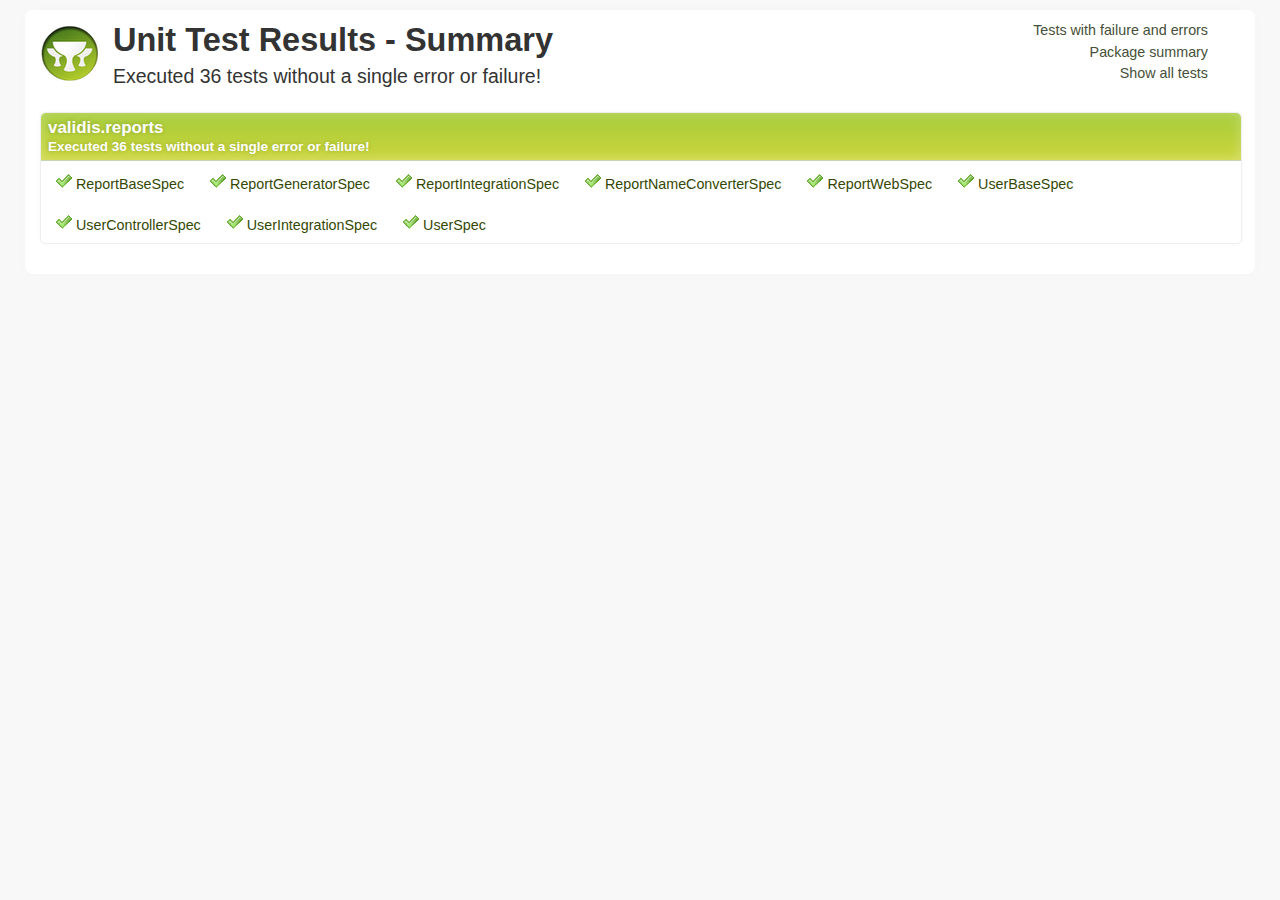
<file: target/test-reports/html/index.html>
<!DOCTYPE html><html xmlns:lxslt="http://xml.apache.org/xslt" xmlns:stringutils="xalan://org.apache.tools.ant.util.StringUtils">
<head>
<META http-equiv="Content-Type" content="text/html; charset=utf-8">
<title>
        Unit Test Results
     - Package summary</title>
<link href="stylesheet.css" rel="stylesheet" type="text/css">
</head>
<body>
<div id="report" class="container container_8">
<div class="grid_6 alpha">
<div class="grailslogo"></div>
<h1>
        Unit Test Results
    - Summary </h1>
<p class="intro">
                        Executed
                        36
                        tests
                    
                        without a single error or failure!
                    </p>
</div>
<div class="grid_2 omega">
<nav id="navigationlinks">
<p>
<a href="failed.html">
                    Tests with failure and errors
                </a>
</p>
<p>
<a href="index.html">
                    Package summary
                </a>
</p>
<p>
<a href="all.html">
                    Show all tests
                </a>
</p>
</nav>
</div>
<div class="clear"></div>
<div class="testsuite success">
<div class="header">
<h2>validis.reports</h2>
<h3>
                        Executed
                        36
                        tests
                    
                        without a single error or failure!
                    </h3>
</div>
<ul class="clearfix">
<li class="packagelink success">
<a href="validis/reports/3_ReportBaseSpec.html" title="10 tests executed in 1.033 seconds."><span class="icon success"></span>ReportBaseSpec</a>
</li>
<li class="packagelink success">
<a href="validis/reports/4_ReportGeneratorSpec.html" title="1 tests executed in 3.162 seconds."><span class="icon success"></span>ReportGeneratorSpec</a>
</li>
<li class="packagelink success">
<a href="validis/reports/1_ReportIntegrationSpec.html" title="3 tests executed in 0.283 seconds."><span class="icon success"></span>ReportIntegrationSpec</a>
</li>
<li class="packagelink success">
<a href="validis/reports/5_ReportNameConverterSpec.html" title="3 tests executed in 0.309 seconds."><span class="icon success"></span>ReportNameConverterSpec</a>
</li>
<li class="packagelink success">
<a href="validis/reports/0_ReportWebSpec.html" title="1 tests executed in 3.439 seconds."><span class="icon success"></span>ReportWebSpec</a>
</li>
<li class="packagelink success">
<a href="validis/reports/6_UserBaseSpec.html" title="11 tests executed in 0.657 seconds."><span class="icon success"></span>UserBaseSpec</a>
</li>
<li class="packagelink success">
<a href="validis/reports/7_UserControllerSpec.html" title="3 tests executed in 1.487 seconds."><span class="icon success"></span>UserControllerSpec</a>
</li>
<li class="packagelink success">
<a href="validis/reports/2_UserIntegrationSpec.html" title="1 tests executed in 0.039 seconds."><span class="icon success"></span>UserIntegrationSpec</a>
</li>
<li class="packagelink success">
<a href="validis/reports/8_UserSpec.html" title="3 tests executed in 0.087 seconds."><span class="icon success"></span>UserSpec</a>
</li>
</ul>
</div>
<div class="clear"></div>
</div>
</body>
</html>
</file>
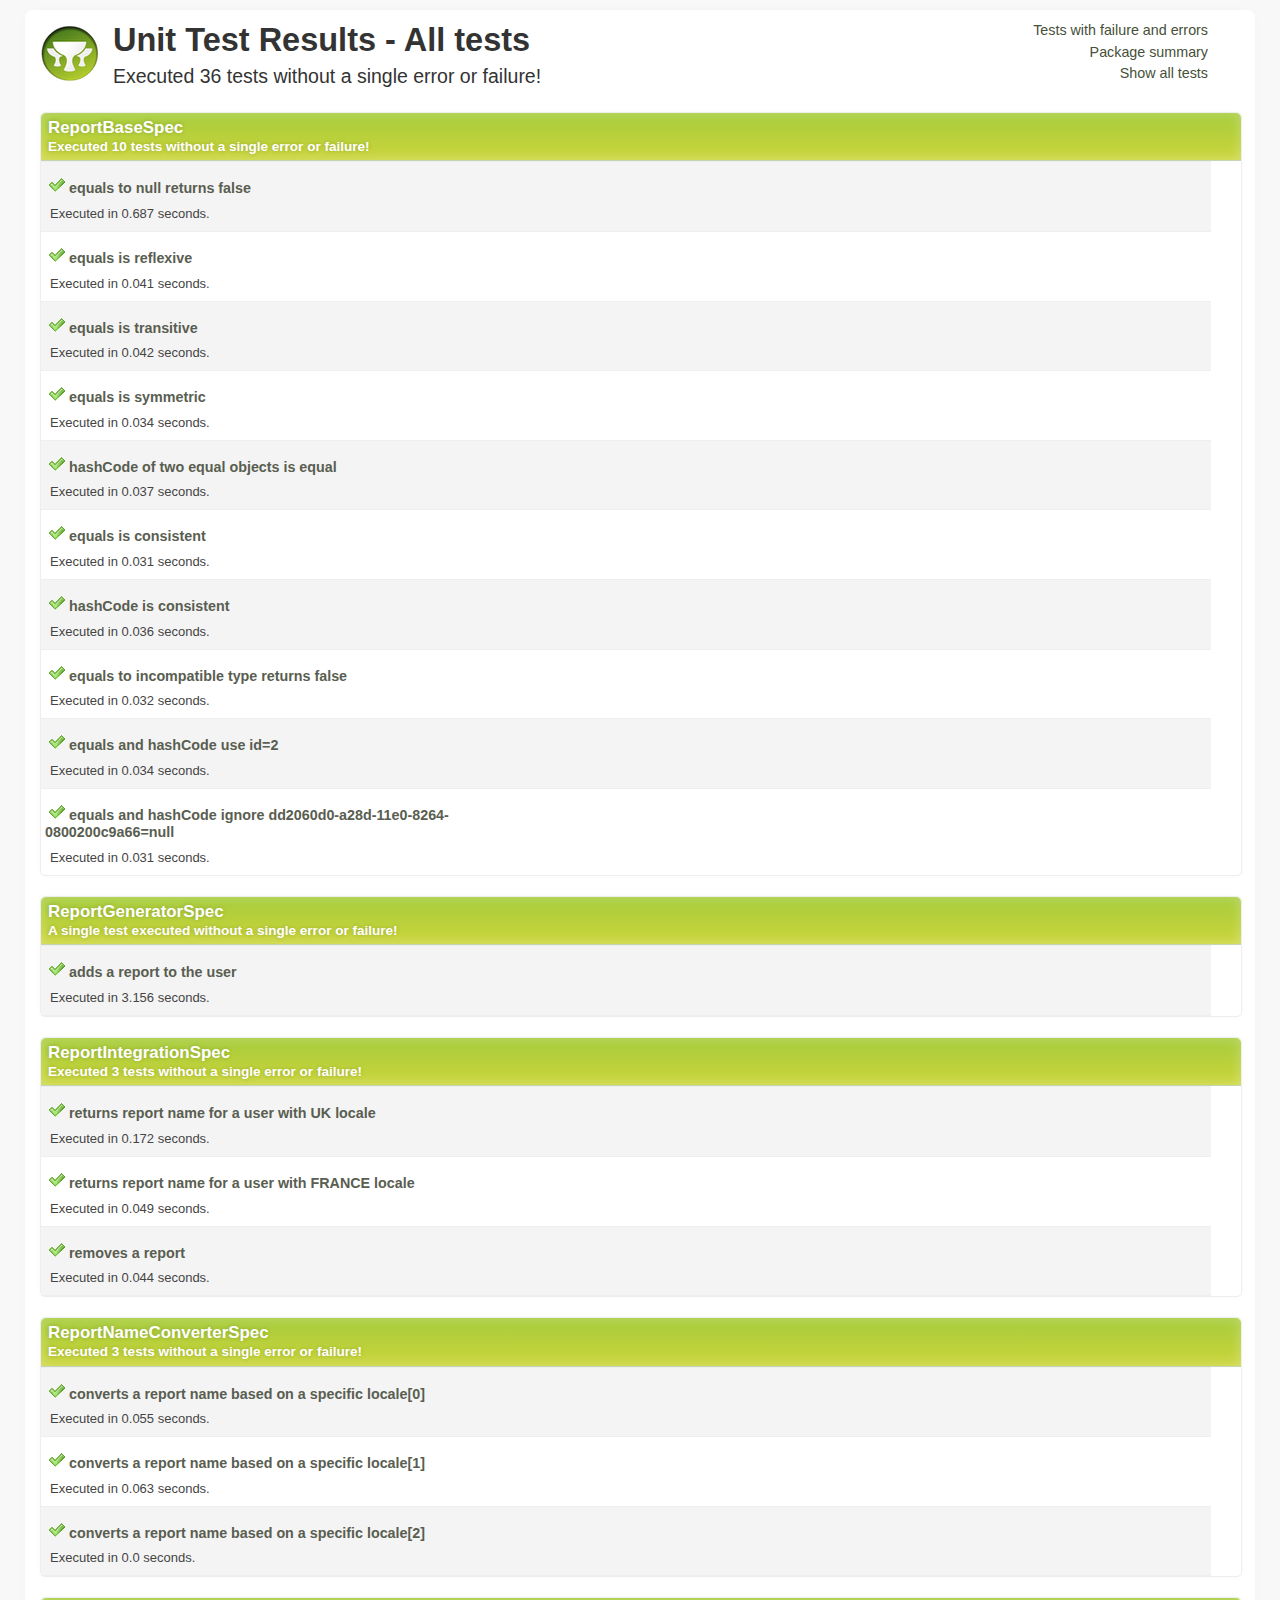
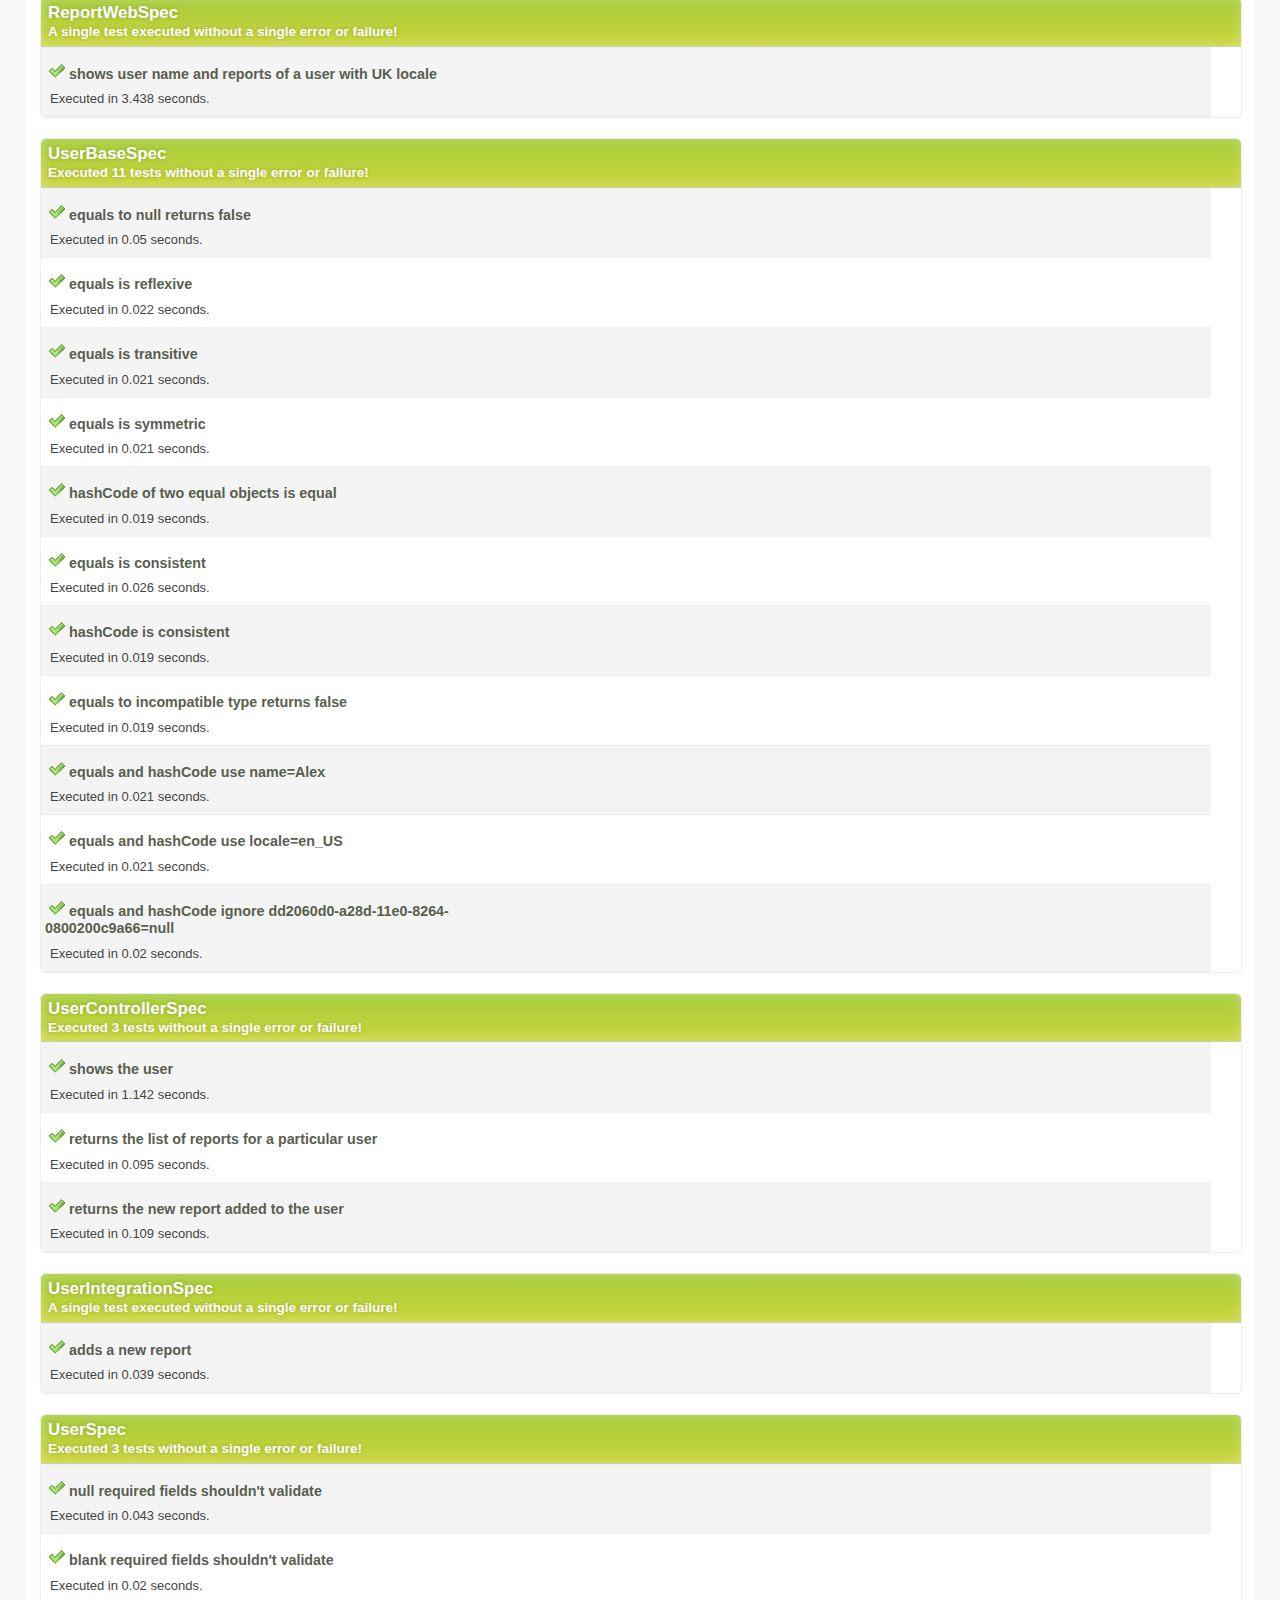
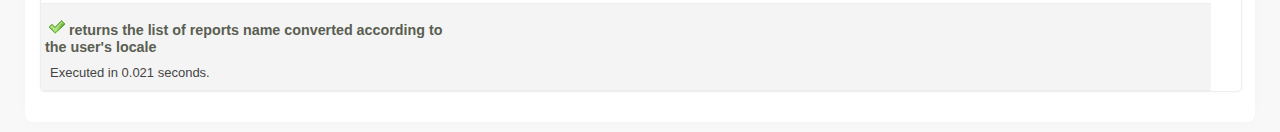
<file: target/test-reports/html/all.html>
<!DOCTYPE html><html xmlns:lxslt="http://xml.apache.org/xslt" xmlns:stringutils="xalan://org.apache.tools.ant.util.StringUtils">
<head>
<META http-equiv="Content-Type" content="text/html; charset=utf-8">
<title>
        Unit Test Results
     - All tests</title>
<link href="stylesheet.css" rel="stylesheet" type="text/css">
</head>
<body>
<div id="report" class="container container_8">
<div class="grid_6 alpha">
<div class="grailslogo"></div>
<h1>
        Unit Test Results
     - All tests </h1>
<p class="intro">
                        Executed
                        36
                        tests
                    
                        without a single error or failure!
                    </p>
</div>
<div class="grid_2 omega">
<nav id="navigationlinks">
<p>
<a href="failed.html">
                    Tests with failure and errors
                </a>
</p>
<p>
<a href="index.html">
                    Package summary
                </a>
</p>
<p>
<a href="all.html">
                    Show all tests
                </a>
</p>
</nav>
</div>
<div class="clear"></div>
<div class="testsuite success">
<div class="header">
<h2>ReportBaseSpec</h2>
<h3>
                        Executed
                        10
                        tests
                    
                        without a single error or failure!
                    </h3>
</div>
<div class="testcase clearfix success grid_8 alpha omega" data-name="equals to null returns false">
<div class="grid_3 alpha">
<p>
<span class="icon success"></span><b class="testname message success">equals to null returns false</b>
</p>
<p class="summary">Executed in 0.687 seconds.</p>
</div>
<div class="grid_5 omega outputinfo"></div>
<div class="clear"></div>
</div>
<div class="testcase clearfix success grid_8 alpha omega" data-name="equals is reflexive">
<div class="grid_3 alpha">
<p>
<span class="icon success"></span><b class="testname message success">equals is reflexive</b>
</p>
<p class="summary">Executed in 0.041 seconds.</p>
</div>
<div class="grid_5 omega outputinfo"></div>
<div class="clear"></div>
</div>
<div class="testcase clearfix success grid_8 alpha omega" data-name="equals is transitive">
<div class="grid_3 alpha">
<p>
<span class="icon success"></span><b class="testname message success">equals is transitive</b>
</p>
<p class="summary">Executed in 0.042 seconds.</p>
</div>
<div class="grid_5 omega outputinfo"></div>
<div class="clear"></div>
</div>
<div class="testcase clearfix success grid_8 alpha omega" data-name="equals is symmetric">
<div class="grid_3 alpha">
<p>
<span class="icon success"></span><b class="testname message success">equals is symmetric</b>
</p>
<p class="summary">Executed in 0.034 seconds.</p>
</div>
<div class="grid_5 omega outputinfo"></div>
<div class="clear"></div>
</div>
<div class="testcase clearfix success grid_8 alpha omega" data-name="hashCode of two equal objects is equal">
<div class="grid_3 alpha">
<p>
<span class="icon success"></span><b class="testname message success">hashCode of two equal objects is equal</b>
</p>
<p class="summary">Executed in 0.037 seconds.</p>
</div>
<div class="grid_5 omega outputinfo"></div>
<div class="clear"></div>
</div>
<div class="testcase clearfix success grid_8 alpha omega" data-name="equals is consistent">
<div class="grid_3 alpha">
<p>
<span class="icon success"></span><b class="testname message success">equals is consistent</b>
</p>
<p class="summary">Executed in 0.031 seconds.</p>
</div>
<div class="grid_5 omega outputinfo"></div>
<div class="clear"></div>
</div>
<div class="testcase clearfix success grid_8 alpha omega" data-name="hashCode is consistent">
<div class="grid_3 alpha">
<p>
<span class="icon success"></span><b class="testname message success">hashCode is consistent</b>
</p>
<p class="summary">Executed in 0.036 seconds.</p>
</div>
<div class="grid_5 omega outputinfo"></div>
<div class="clear"></div>
</div>
<div class="testcase clearfix success grid_8 alpha omega" data-name="equals to incompatible type returns false">
<div class="grid_3 alpha">
<p>
<span class="icon success"></span><b class="testname message success">equals to incompatible type returns false</b>
</p>
<p class="summary">Executed in 0.032 seconds.</p>
</div>
<div class="grid_5 omega outputinfo"></div>
<div class="clear"></div>
</div>
<div class="testcase clearfix success grid_8 alpha omega" data-name="equals and hashCode use id=2">
<div class="grid_3 alpha">
<p>
<span class="icon success"></span><b class="testname message success">equals and hashCode use id=2</b>
</p>
<p class="summary">Executed in 0.034 seconds.</p>
</div>
<div class="grid_5 omega outputinfo"></div>
<div class="clear"></div>
</div>
<div class="testcase clearfix success grid_8 alpha omega" data-name="equals and hashCode ignore dd2060d0-a28d-11e0-8264-0800200c9a66=null">
<div class="grid_3 alpha">
<p>
<span class="icon success"></span><b class="testname message success">equals and hashCode ignore dd2060d0-a28d-11e0-8264-0800200c9a66=null</b>
</p>
<p class="summary">Executed in 0.031 seconds.</p>
</div>
<div class="grid_5 omega outputinfo"></div>
<div class="clear"></div>
</div>
<div class="clearfix output footer">
<div class="sysout">
<h2>Standard output</h2>
<pre class="stdout">--Output from equals to null returns false--
--Output from equals is reflexive--
--Output from equals is transitive--
--Output from equals is symmetric--
--Output from hashCode of two equal objects is equal--
--Output from equals is consistent--
--Output from hashCode is consistent--
--Output from equals to incompatible type returns false--
--Output from equals and hashCode use id=2--
--Output from equals and hashCode ignore dd2060d0-a28d-11e0-8264-0800200c9a66=null--
</pre>
</div>
<div class="syserr">
<h2>System error</h2>
<pre class="syserr">--Output from equals to null returns false--
--Output from equals is reflexive--
--Output from equals is transitive--
--Output from equals is symmetric--
--Output from hashCode of two equal objects is equal--
--Output from equals is consistent--
--Output from hashCode is consistent--
--Output from equals to incompatible type returns false--
--Output from equals and hashCode use id=2--
--Output from equals and hashCode ignore dd2060d0-a28d-11e0-8264-0800200c9a66=null--
</pre>
</div>
</div>
<div class="clear"></div>
</div>
<div class="testsuite success">
<div class="header">
<h2>ReportGeneratorSpec</h2>
<h3>
                        A single test executed
                    
                        without a single error or failure!
                    </h3>
</div>
<div class="testcase clearfix success grid_8 alpha omega" data-name="adds a report to the user">
<div class="grid_3 alpha">
<p>
<span class="icon success"></span><b class="testname message success">adds a report to the user</b>
</p>
<p class="summary">Executed in 3.156 seconds.</p>
</div>
<div class="grid_5 omega outputinfo"></div>
<div class="clear"></div>
</div>
<div class="clearfix output footer">
<div class="sysout">
<h2>Standard output</h2>
<pre class="stdout">--Output from adds a report to the user--
</pre>
</div>
<div class="syserr">
<h2>System error</h2>
<pre class="syserr">--Output from adds a report to the user--
</pre>
</div>
</div>
<div class="clear"></div>
</div>
<div class="testsuite success">
<div class="header">
<h2>ReportIntegrationSpec</h2>
<h3>
                        Executed
                        3
                        tests
                    
                        without a single error or failure!
                    </h3>
</div>
<div class="testcase clearfix success grid_8 alpha omega" data-name="returns report name for a user with UK locale">
<div class="grid_3 alpha">
<p>
<span class="icon success"></span><b class="testname message success">returns report name for a user with UK locale</b>
</p>
<p class="summary">Executed in 0.172 seconds.</p>
</div>
<div class="grid_5 omega outputinfo"></div>
<div class="clear"></div>
</div>
<div class="testcase clearfix success grid_8 alpha omega" data-name="returns report name for a user with FRANCE locale">
<div class="grid_3 alpha">
<p>
<span class="icon success"></span><b class="testname message success">returns report name for a user with FRANCE locale</b>
</p>
<p class="summary">Executed in 0.049 seconds.</p>
</div>
<div class="grid_5 omega outputinfo"></div>
<div class="clear"></div>
</div>
<div class="testcase clearfix success grid_8 alpha omega" data-name="removes a report">
<div class="grid_3 alpha">
<p>
<span class="icon success"></span><b class="testname message success">removes a report</b>
</p>
<p class="summary">Executed in 0.044 seconds.</p>
</div>
<div class="grid_5 omega outputinfo"></div>
<div class="clear"></div>
</div>
<div class="clearfix output footer">
<div class="sysout">
<h2>Standard output</h2>
<pre class="stdout">--Output from returns report name for a user with UK locale--
--Output from returns report name for a user with FRANCE locale--
--Output from removes a report--
</pre>
</div>
<div class="syserr">
<h2>System error</h2>
<pre class="syserr">--Output from returns report name for a user with UK locale--
--Output from returns report name for a user with FRANCE locale--
--Output from removes a report--
</pre>
</div>
</div>
<div class="clear"></div>
</div>
<div class="testsuite success">
<div class="header">
<h2>ReportNameConverterSpec</h2>
<h3>
                        Executed
                        3
                        tests
                    
                        without a single error or failure!
                    </h3>
</div>
<div class="testcase clearfix success grid_8 alpha omega" data-name="converts a report name based on a specific locale[0]">
<div class="grid_3 alpha">
<p>
<span class="icon success"></span><b class="testname message success">converts a report name based on a specific locale[0]</b>
</p>
<p class="summary">Executed in 0.055 seconds.</p>
</div>
<div class="grid_5 omega outputinfo"></div>
<div class="clear"></div>
</div>
<div class="testcase clearfix success grid_8 alpha omega" data-name="converts a report name based on a specific locale[1]">
<div class="grid_3 alpha">
<p>
<span class="icon success"></span><b class="testname message success">converts a report name based on a specific locale[1]</b>
</p>
<p class="summary">Executed in 0.063 seconds.</p>
</div>
<div class="grid_5 omega outputinfo"></div>
<div class="clear"></div>
</div>
<div class="testcase clearfix success grid_8 alpha omega" data-name="converts a report name based on a specific locale[2]">
<div class="grid_3 alpha">
<p>
<span class="icon success"></span><b class="testname message success">converts a report name based on a specific locale[2]</b>
</p>
<p class="summary">Executed in 0.0 seconds.</p>
</div>
<div class="grid_5 omega outputinfo"></div>
<div class="clear"></div>
</div>
<div class="clearfix output footer">
<div class="sysout">
<h2>Standard output</h2>
<pre class="stdout">--Output from converts a report name based on a specific locale[0]--
--Output from converts a report name based on a specific locale[1]--
--Output from converts a report name based on a specific locale[2]--
</pre>
</div>
<div class="syserr">
<h2>System error</h2>
<pre class="syserr">--Output from converts a report name based on a specific locale[0]--
--Output from converts a report name based on a specific locale[1]--
--Output from converts a report name based on a specific locale[2]--
</pre>
</div>
</div>
<div class="clear"></div>
</div>
<div class="testsuite success">
<div class="header">
<h2>ReportWebSpec</h2>
<h3>
                        A single test executed
                    
                        without a single error or failure!
                    </h3>
</div>
<div class="testcase clearfix success grid_8 alpha omega" data-name="shows user name and reports of a user with UK locale">
<div class="grid_3 alpha">
<p>
<span class="icon success"></span><b class="testname message success">shows user name and reports of a user with UK locale</b>
</p>
<p class="summary">Executed in 3.438 seconds.</p>
</div>
<div class="grid_5 omega outputinfo"></div>
<div class="clear"></div>
</div>
<div class="clearfix output footer">
<div class="sysout">
<h2>Standard output</h2>
<pre class="stdout">--Output from shows user name and reports of a user with UK locale--
</pre>
</div>
<div class="syserr">
<h2>System error</h2>
<pre class="syserr">--Output from shows user name and reports of a user with UK locale--
</pre>
</div>
</div>
<div class="clear"></div>
</div>
<div class="testsuite success">
<div class="header">
<h2>UserBaseSpec</h2>
<h3>
                        Executed
                        11
                        tests
                    
                        without a single error or failure!
                    </h3>
</div>
<div class="testcase clearfix success grid_8 alpha omega" data-name="equals to null returns false">
<div class="grid_3 alpha">
<p>
<span class="icon success"></span><b class="testname message success">equals to null returns false</b>
</p>
<p class="summary">Executed in 0.05 seconds.</p>
</div>
<div class="grid_5 omega outputinfo"></div>
<div class="clear"></div>
</div>
<div class="testcase clearfix success grid_8 alpha omega" data-name="equals is reflexive">
<div class="grid_3 alpha">
<p>
<span class="icon success"></span><b class="testname message success">equals is reflexive</b>
</p>
<p class="summary">Executed in 0.022 seconds.</p>
</div>
<div class="grid_5 omega outputinfo"></div>
<div class="clear"></div>
</div>
<div class="testcase clearfix success grid_8 alpha omega" data-name="equals is transitive">
<div class="grid_3 alpha">
<p>
<span class="icon success"></span><b class="testname message success">equals is transitive</b>
</p>
<p class="summary">Executed in 0.021 seconds.</p>
</div>
<div class="grid_5 omega outputinfo"></div>
<div class="clear"></div>
</div>
<div class="testcase clearfix success grid_8 alpha omega" data-name="equals is symmetric">
<div class="grid_3 alpha">
<p>
<span class="icon success"></span><b class="testname message success">equals is symmetric</b>
</p>
<p class="summary">Executed in 0.021 seconds.</p>
</div>
<div class="grid_5 omega outputinfo"></div>
<div class="clear"></div>
</div>
<div class="testcase clearfix success grid_8 alpha omega" data-name="hashCode of two equal objects is equal">
<div class="grid_3 alpha">
<p>
<span class="icon success"></span><b class="testname message success">hashCode of two equal objects is equal</b>
</p>
<p class="summary">Executed in 0.019 seconds.</p>
</div>
<div class="grid_5 omega outputinfo"></div>
<div class="clear"></div>
</div>
<div class="testcase clearfix success grid_8 alpha omega" data-name="equals is consistent">
<div class="grid_3 alpha">
<p>
<span class="icon success"></span><b class="testname message success">equals is consistent</b>
</p>
<p class="summary">Executed in 0.026 seconds.</p>
</div>
<div class="grid_5 omega outputinfo"></div>
<div class="clear"></div>
</div>
<div class="testcase clearfix success grid_8 alpha omega" data-name="hashCode is consistent">
<div class="grid_3 alpha">
<p>
<span class="icon success"></span><b class="testname message success">hashCode is consistent</b>
</p>
<p class="summary">Executed in 0.019 seconds.</p>
</div>
<div class="grid_5 omega outputinfo"></div>
<div class="clear"></div>
</div>
<div class="testcase clearfix success grid_8 alpha omega" data-name="equals to incompatible type returns false">
<div class="grid_3 alpha">
<p>
<span class="icon success"></span><b class="testname message success">equals to incompatible type returns false</b>
</p>
<p class="summary">Executed in 0.019 seconds.</p>
</div>
<div class="grid_5 omega outputinfo"></div>
<div class="clear"></div>
</div>
<div class="testcase clearfix success grid_8 alpha omega" data-name="equals and hashCode use name=Alex">
<div class="grid_3 alpha">
<p>
<span class="icon success"></span><b class="testname message success">equals and hashCode use name=Alex</b>
</p>
<p class="summary">Executed in 0.021 seconds.</p>
</div>
<div class="grid_5 omega outputinfo"></div>
<div class="clear"></div>
</div>
<div class="testcase clearfix success grid_8 alpha omega" data-name="equals and hashCode use locale=en_US">
<div class="grid_3 alpha">
<p>
<span class="icon success"></span><b class="testname message success">equals and hashCode use locale=en_US</b>
</p>
<p class="summary">Executed in 0.021 seconds.</p>
</div>
<div class="grid_5 omega outputinfo"></div>
<div class="clear"></div>
</div>
<div class="testcase clearfix success grid_8 alpha omega" data-name="equals and hashCode ignore dd2060d0-a28d-11e0-8264-0800200c9a66=null">
<div class="grid_3 alpha">
<p>
<span class="icon success"></span><b class="testname message success">equals and hashCode ignore dd2060d0-a28d-11e0-8264-0800200c9a66=null</b>
</p>
<p class="summary">Executed in 0.02 seconds.</p>
</div>
<div class="grid_5 omega outputinfo"></div>
<div class="clear"></div>
</div>
<div class="clearfix output footer">
<div class="sysout">
<h2>Standard output</h2>
<pre class="stdout">--Output from equals to null returns false--
--Output from equals is reflexive--
--Output from equals is transitive--
--Output from equals is symmetric--
--Output from hashCode of two equal objects is equal--
--Output from equals is consistent--
--Output from hashCode is consistent--
--Output from equals to incompatible type returns false--
--Output from equals and hashCode use name=Alex--
--Output from equals and hashCode use locale=en_US--
--Output from equals and hashCode ignore dd2060d0-a28d-11e0-8264-0800200c9a66=null--
</pre>
</div>
<div class="syserr">
<h2>System error</h2>
<pre class="syserr">--Output from equals to null returns false--
--Output from equals is reflexive--
--Output from equals is transitive--
--Output from equals is symmetric--
--Output from hashCode of two equal objects is equal--
--Output from equals is consistent--
--Output from hashCode is consistent--
--Output from equals to incompatible type returns false--
--Output from equals and hashCode use name=Alex--
--Output from equals and hashCode use locale=en_US--
--Output from equals and hashCode ignore dd2060d0-a28d-11e0-8264-0800200c9a66=null--
</pre>
</div>
</div>
<div class="clear"></div>
</div>
<div class="testsuite success">
<div class="header">
<h2>UserControllerSpec</h2>
<h3>
                        Executed
                        3
                        tests
                    
                        without a single error or failure!
                    </h3>
</div>
<div class="testcase clearfix success grid_8 alpha omega" data-name="shows the user">
<div class="grid_3 alpha">
<p>
<span class="icon success"></span><b class="testname message success">shows the user</b>
</p>
<p class="summary">Executed in 1.142 seconds.</p>
</div>
<div class="grid_5 omega outputinfo"></div>
<div class="clear"></div>
</div>
<div class="testcase clearfix success grid_8 alpha omega" data-name="returns the list of reports for a particular user">
<div class="grid_3 alpha">
<p>
<span class="icon success"></span><b class="testname message success">returns the list of reports for a particular user</b>
</p>
<p class="summary">Executed in 0.095 seconds.</p>
</div>
<div class="grid_5 omega outputinfo"></div>
<div class="clear"></div>
</div>
<div class="testcase clearfix success grid_8 alpha omega" data-name="returns the new report added to the user">
<div class="grid_3 alpha">
<p>
<span class="icon success"></span><b class="testname message success">returns the new report added to the user</b>
</p>
<p class="summary">Executed in 0.109 seconds.</p>
</div>
<div class="grid_5 omega outputinfo"></div>
<div class="clear"></div>
</div>
<div class="clearfix output footer">
<div class="sysout">
<h2>Standard output</h2>
<pre class="stdout">--Output from shows the user--
--Output from returns the list of reports for a particular user--
--Output from returns the new report added to the user--
</pre>
</div>
<div class="syserr">
<h2>System error</h2>
<pre class="syserr">--Output from shows the user--
--Output from returns the list of reports for a particular user--
--Output from returns the new report added to the user--
</pre>
</div>
</div>
<div class="clear"></div>
</div>
<div class="testsuite success">
<div class="header">
<h2>UserIntegrationSpec</h2>
<h3>
                        A single test executed
                    
                        without a single error or failure!
                    </h3>
</div>
<div class="testcase clearfix success grid_8 alpha omega" data-name="adds a new report">
<div class="grid_3 alpha">
<p>
<span class="icon success"></span><b class="testname message success">adds a new report</b>
</p>
<p class="summary">Executed in 0.039 seconds.</p>
</div>
<div class="grid_5 omega outputinfo"></div>
<div class="clear"></div>
</div>
<div class="clearfix output footer">
<div class="sysout">
<h2>Standard output</h2>
<pre class="stdout">--Output from adds a new report--
</pre>
</div>
<div class="syserr">
<h2>System error</h2>
<pre class="syserr">--Output from adds a new report--
</pre>
</div>
</div>
<div class="clear"></div>
</div>
<div class="testsuite success">
<div class="header">
<h2>UserSpec</h2>
<h3>
                        Executed
                        3
                        tests
                    
                        without a single error or failure!
                    </h3>
</div>
<div class="testcase clearfix success grid_8 alpha omega" data-name="null required fields shouldn't validate">
<div class="grid_3 alpha">
<p>
<span class="icon success"></span><b class="testname message success">null required fields shouldn't validate</b>
</p>
<p class="summary">Executed in 0.043 seconds.</p>
</div>
<div class="grid_5 omega outputinfo"></div>
<div class="clear"></div>
</div>
<div class="testcase clearfix success grid_8 alpha omega" data-name="blank required fields shouldn't validate">
<div class="grid_3 alpha">
<p>
<span class="icon success"></span><b class="testname message success">blank required fields shouldn't validate</b>
</p>
<p class="summary">Executed in 0.02 seconds.</p>
</div>
<div class="grid_5 omega outputinfo"></div>
<div class="clear"></div>
</div>
<div class="testcase clearfix success grid_8 alpha omega" data-name="returns the list of reports name converted according to the user's locale">
<div class="grid_3 alpha">
<p>
<span class="icon success"></span><b class="testname message success">returns the list of reports name converted according to the user's locale</b>
</p>
<p class="summary">Executed in 0.021 seconds.</p>
</div>
<div class="grid_5 omega outputinfo"></div>
<div class="clear"></div>
</div>
<div class="clearfix output footer">
<div class="sysout">
<h2>Standard output</h2>
<pre class="stdout">--Output from null required fields shouldn't validate--
--Output from blank required fields shouldn't validate--
--Output from returns the list of reports name converted according to the user's locale--
</pre>
</div>
<div class="syserr">
<h2>System error</h2>
<pre class="syserr">--Output from null required fields shouldn't validate--
--Output from blank required fields shouldn't validate--
--Output from returns the list of reports name converted according to the user's locale--
</pre>
</div>
</div>
<div class="clear"></div>
</div>
<div class="clear"></div>
</div>
<!--
            Parses JUnit output and associates it with the corresponding test case
        -->
<script language="javascript">


/**
 * The JUnit report format is incredibly stuipd in the
 * sense that it accumulates output from all test methods
 * into a single xml node.
 */
(function() {

    var outputElements = findOutputElements();
    for (var i in outputElements) {
        var outputElement = outputElements[i];
        var textOutput = outputElement.element.firstChild.nodeValue;
        var header = outputElement.getHeader();
        appendTestMethodOutput(textOutput, header);
    }

    function findOutputElements() {
        var outputElements = [];
        var preElements = document.getElementsByTagName("pre");
        for (var i in preElements) {
            var preElement = preElements[i];
            var className = preElement.className || "";
            if (className.indexOf("stdout") >= 0) {
                var outputElement = new OutputElement(preElement, "output");
                outputElements.push(outputElement);
            } else if (className.indexOf("syserr") >= 0) {
                var outputElement = new OutputElement(preElement, "error");
                outputElements.push(outputElement);
            }
        }

        return outputElements;
    }

    function OutputElement(element, type) {
        this.element = element;
        this.type = type;

        this.getHeader = function() {
            if (type === "output") {
                return "System output";
            } else if ("error") {
                return "System error";
            }
        }
    }

    function appendTestMethodOutput(text, header) {
        var testOutput = new TestMethodOutput(header);

        var lines = text.split(/\r\n|\r|\n/);
        for (var i in lines) {
            var line = lines[i];
            var matches = line.match(/^--Output from (.*)--$/);
            if (matches !== null && matches.length == 2) {
                testOutput.flushToDom();
                testOutput.testName = matches[1];
            } else {
                testOutput.addLine(line);
            }
        }

        testOutput.flushToDom();
    }

    function TestMethodOutput(header) {
        this.header = header;
        this.testName = undefined;
        this.buffer = "";

        this.addLine = function(line) {
            this.buffer += line + "\n";
        }

        this.flushToDom = function() {
            if (this.testName !== undefined) {
                var domNode = getTestcaseElementByName(this.testName);
                if (domNode !== undefined && trimString(this.buffer).length > 0) {
                    this.appendTo(domNode);
                }

                this.reset();
            }
        }

        this.appendTo = function(domNode) {
            var node = document.createElement("div");
            node.innerHTML = '<p><b class="message">' + header + '</b></p>';

            var preNode = document.createElement("pre");
            preNode.appendChild(document.createTextNode(this.buffer));
            node.appendChild(preNode);

            var outputContainer = findElementByTagClassAndParent("div", "outputinfo", domNode);
            outputContainer.appendChild(node);
        }

        this.reset = function() {
            this.methodName = undefined;
            this.buffer = "";
        }
    }

    function getTestcaseElementByName(name) {
        var divElements = document.getElementsByTagName("div");
        var elementCount = divElements.length;
        for (var i=0; i<elementCount; i++) {
            var el = divElements[i];
            if (el.getAttribute("data-name") === name) {
                return el;
            }
        }
    }

    function findElementByTagClassAndParent(tagName, className, parentNode) {
        var elements = parentNode.getElementsByTagName(tagName);
        for (var i in elements) {
            var element = elements[i];

            // Not 100% correct, but good enough here
            if (element.className !== undefined && element.className.indexOf(className) >= 0) {
                return element;
            }
        }
    }

    function trimString(str) {
        return str.replace(/^\s\s*/, '').replace(/\s\s*$/, '');
    }

})();

        </script>
</body>
</html>
</file>
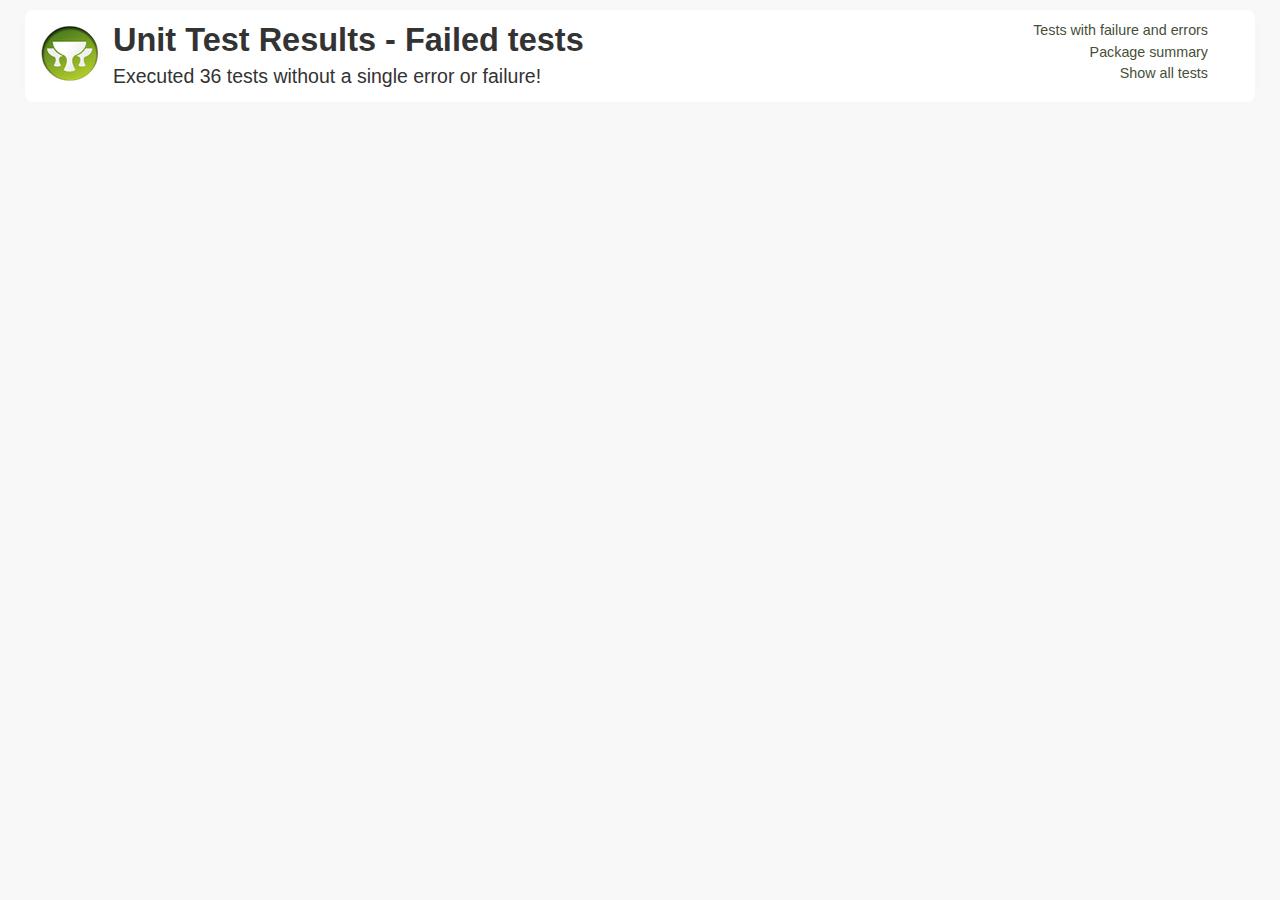
<file: target/test-reports/html/failed.html>
<!DOCTYPE html><html xmlns:lxslt="http://xml.apache.org/xslt" xmlns:stringutils="xalan://org.apache.tools.ant.util.StringUtils">
<head>
<META http-equiv="Content-Type" content="text/html; charset=utf-8">
<title>
        Unit Test Results
     - Failed tests</title>
<link href="stylesheet.css" rel="stylesheet" type="text/css">
</head>
<body>
<div id="report" class="container container_8">
<div class="grid_6 alpha">
<div class="grailslogo"></div>
<h1>
        Unit Test Results
     - Failed tests</h1>
<p class="intro">
                        Executed
                        36
                        tests
                    
                        without a single error or failure!
                    </p>
</div>
<div class="grid_2 omega">
<nav id="navigationlinks">
<p>
<a href="failed.html">
                    Tests with failure and errors
                </a>
</p>
<p>
<a href="index.html">
                    Package summary
                </a>
</p>
<p>
<a href="all.html">
                    Show all tests
                </a>
</p>
</nav>
</div>
<div class="clear"></div>
<div class="clear"></div>
</div>
<!--
            Parses JUnit output and associates it with the corresponding test case
        -->
<script language="javascript">


/**
 * The JUnit report format is incredibly stuipd in the
 * sense that it accumulates output from all test methods
 * into a single xml node.
 */
(function() {

    var outputElements = findOutputElements();
    for (var i in outputElements) {
        var outputElement = outputElements[i];
        var textOutput = outputElement.element.firstChild.nodeValue;
        var header = outputElement.getHeader();
        appendTestMethodOutput(textOutput, header);
    }

    function findOutputElements() {
        var outputElements = [];
        var preElements = document.getElementsByTagName("pre");
        for (var i in preElements) {
            var preElement = preElements[i];
            var className = preElement.className || "";
            if (className.indexOf("stdout") >= 0) {
                var outputElement = new OutputElement(preElement, "output");
                outputElements.push(outputElement);
            } else if (className.indexOf("syserr") >= 0) {
                var outputElement = new OutputElement(preElement, "error");
                outputElements.push(outputElement);
            }
        }

        return outputElements;
    }

    function OutputElement(element, type) {
        this.element = element;
        this.type = type;

        this.getHeader = function() {
            if (type === "output") {
                return "System output";
            } else if ("error") {
                return "System error";
            }
        }
    }

    function appendTestMethodOutput(text, header) {
        var testOutput = new TestMethodOutput(header);

        var lines = text.split(/\r\n|\r|\n/);
        for (var i in lines) {
            var line = lines[i];
            var matches = line.match(/^--Output from (.*)--$/);
            if (matches !== null && matches.length == 2) {
                testOutput.flushToDom();
                testOutput.testName = matches[1];
            } else {
                testOutput.addLine(line);
            }
        }

        testOutput.flushToDom();
    }

    function TestMethodOutput(header) {
        this.header = header;
        this.testName = undefined;
        this.buffer = "";

        this.addLine = function(line) {
            this.buffer += line + "\n";
        }

        this.flushToDom = function() {
            if (this.testName !== undefined) {
                var domNode = getTestcaseElementByName(this.testName);
                if (domNode !== undefined && trimString(this.buffer).length > 0) {
                    this.appendTo(domNode);
                }

                this.reset();
            }
        }

        this.appendTo = function(domNode) {
            var node = document.createElement("div");
            node.innerHTML = '<p><b class="message">' + header + '</b></p>';

            var preNode = document.createElement("pre");
            preNode.appendChild(document.createTextNode(this.buffer));
            node.appendChild(preNode);

            var outputContainer = findElementByTagClassAndParent("div", "outputinfo", domNode);
            outputContainer.appendChild(node);
        }

        this.reset = function() {
            this.methodName = undefined;
            this.buffer = "";
        }
    }

    function getTestcaseElementByName(name) {
        var divElements = document.getElementsByTagName("div");
        var elementCount = divElements.length;
        for (var i=0; i<elementCount; i++) {
            var el = divElements[i];
            if (el.getAttribute("data-name") === name) {
                return el;
            }
        }
    }

    function findElementByTagClassAndParent(tagName, className, parentNode) {
        var elements = parentNode.getElementsByTagName(tagName);
        for (var i in elements) {
            var element = elements[i];

            // Not 100% correct, but good enough here
            if (element.className !== undefined && element.className.indexOf(className) >= 0) {
                return element;
            }
        }
    }

    function trimString(str) {
        return str.replace(/^\s\s*/, '').replace(/\s\s*$/, '');
    }

})();

        </script>
</body>
</html>
</file>
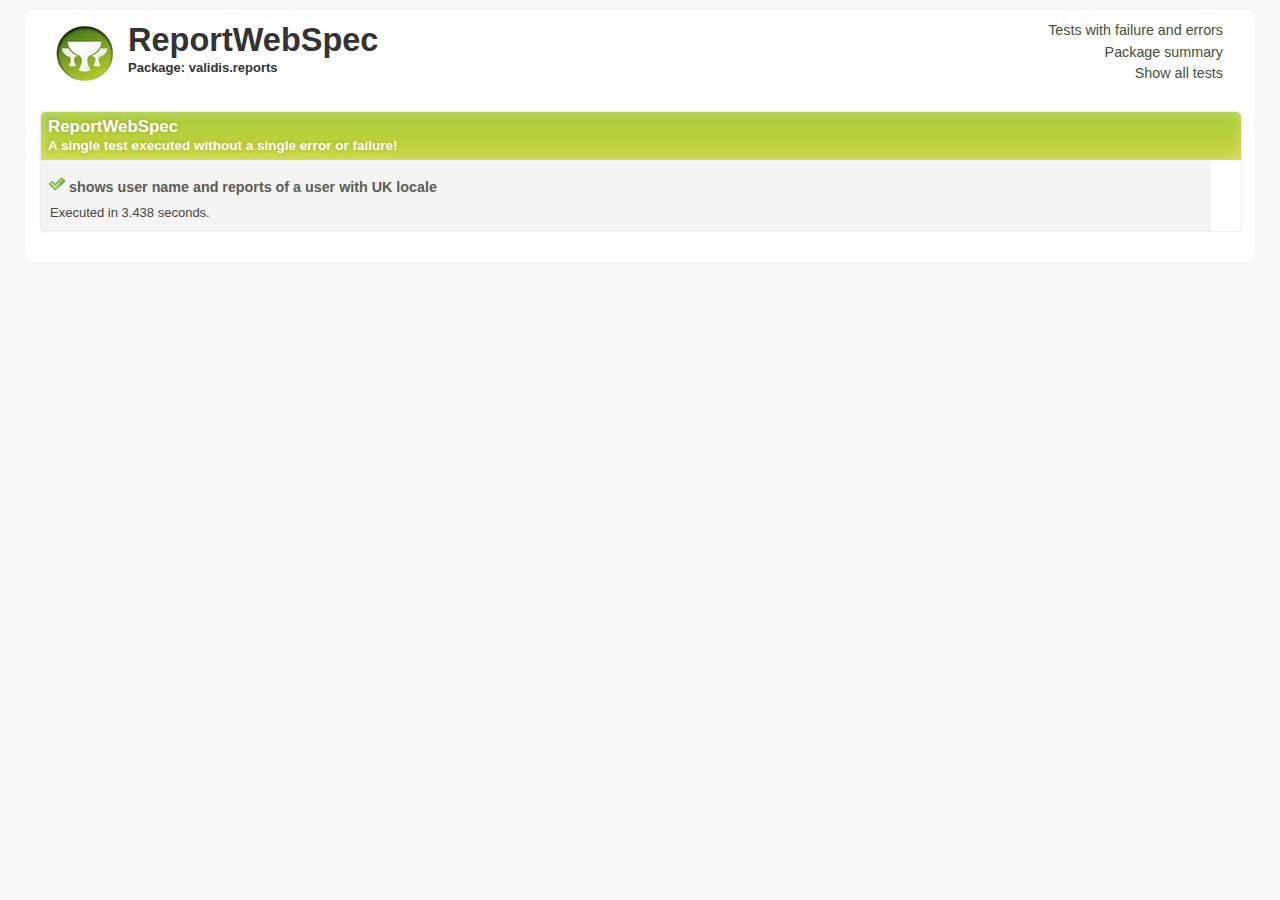
<file: target/test-reports/html/validis/reports/0_ReportWebSpec.html>
<!DOCTYPE html><html xmlns:lxslt="http://xml.apache.org/xslt" xmlns:stringutils="xalan://org.apache.tools.ant.util.StringUtils">
<head>
<META http-equiv="Content-Type" content="text/html; charset=utf-8">
<title>
                    Test - ReportWebSpec</title>
<link rel="shortcut icon" href="http://grails.org/images/favicon.ico" type="image/x-icon">
<link rel="stylesheet" type="text/css" title="Style" href="../../stylesheet.css">
</head>
<body>
<div class="container container_8" id="report">
<div class="grid_6">
<a title="Home" href="../../index.html">
<div class="grailslogo"></div>
</a>
<h1>ReportWebSpec</h1>
<h2>Package: validis.reports</h2>
</div>
<div class="grid_2">
<nav id="navigationlinks">
<p>
<a href="../../failed.html">
                    Tests with failure and errors
                </a>
</p>
<p>
<a href="../../index.html">
                    Package summary
                </a>
</p>
<p>
<a href="../../all.html">
                    Show all tests
                </a>
</p>
</nav>
</div>
<div class="clear"></div>
<div class="testsuite success">
<div class="header">
<h2>ReportWebSpec</h2>
<h3>
                        A single test executed
                    
                        without a single error or failure!
                    </h3>
</div>
<div class="testcase clearfix success grid_8 alpha omega" data-name="shows user name and reports of a user with UK locale">
<div class="grid_3 alpha">
<p>
<span class="icon success"></span><b class="testname message success">shows user name and reports of a user with UK locale</b>
</p>
<p class="summary">Executed in 3.438 seconds.</p>
</div>
<div class="grid_5 omega outputinfo"></div>
<div class="clear"></div>
</div>
<div class="clearfix output footer">
<div class="sysout">
<h2>Standard output</h2>
<pre class="stdout">--Output from shows user name and reports of a user with UK locale--
</pre>
</div>
<div class="syserr">
<h2>System error</h2>
<pre class="syserr">--Output from shows user name and reports of a user with UK locale--
</pre>
</div>
</div>
<div class="clear"></div>
</div>
<div class="clear"></div>
</div>
<!--
            Parses JUnit output and associates it with the corresponding test case
        -->
<script language="javascript">


/**
 * The JUnit report format is incredibly stuipd in the
 * sense that it accumulates output from all test methods
 * into a single xml node.
 */
(function() {

    var outputElements = findOutputElements();
    for (var i in outputElements) {
        var outputElement = outputElements[i];
        var textOutput = outputElement.element.firstChild.nodeValue;
        var header = outputElement.getHeader();
        appendTestMethodOutput(textOutput, header);
    }

    function findOutputElements() {
        var outputElements = [];
        var preElements = document.getElementsByTagName("pre");
        for (var i in preElements) {
            var preElement = preElements[i];
            var className = preElement.className || "";
            if (className.indexOf("stdout") >= 0) {
                var outputElement = new OutputElement(preElement, "output");
                outputElements.push(outputElement);
            } else if (className.indexOf("syserr") >= 0) {
                var outputElement = new OutputElement(preElement, "error");
                outputElements.push(outputElement);
            }
        }

        return outputElements;
    }

    function OutputElement(element, type) {
        this.element = element;
        this.type = type;

        this.getHeader = function() {
            if (type === "output") {
                return "System output";
            } else if ("error") {
                return "System error";
            }
        }
    }

    function appendTestMethodOutput(text, header) {
        var testOutput = new TestMethodOutput(header);

        var lines = text.split(/\r\n|\r|\n/);
        for (var i in lines) {
            var line = lines[i];
            var matches = line.match(/^--Output from (.*)--$/);
            if (matches !== null && matches.length == 2) {
                testOutput.flushToDom();
                testOutput.testName = matches[1];
            } else {
                testOutput.addLine(line);
            }
        }

        testOutput.flushToDom();
    }

    function TestMethodOutput(header) {
        this.header = header;
        this.testName = undefined;
        this.buffer = "";

        this.addLine = function(line) {
            this.buffer += line + "\n";
        }

        this.flushToDom = function() {
            if (this.testName !== undefined) {
                var domNode = getTestcaseElementByName(this.testName);
                if (domNode !== undefined && trimString(this.buffer).length > 0) {
                    this.appendTo(domNode);
                }

                this.reset();
            }
        }

        this.appendTo = function(domNode) {
            var node = document.createElement("div");
            node.innerHTML = '<p><b class="message">' + header + '</b></p>';

            var preNode = document.createElement("pre");
            preNode.appendChild(document.createTextNode(this.buffer));
            node.appendChild(preNode);

            var outputContainer = findElementByTagClassAndParent("div", "outputinfo", domNode);
            outputContainer.appendChild(node);
        }

        this.reset = function() {
            this.methodName = undefined;
            this.buffer = "";
        }
    }

    function getTestcaseElementByName(name) {
        var divElements = document.getElementsByTagName("div");
        var elementCount = divElements.length;
        for (var i=0; i<elementCount; i++) {
            var el = divElements[i];
            if (el.getAttribute("data-name") === name) {
                return el;
            }
        }
    }

    function findElementByTagClassAndParent(tagName, className, parentNode) {
        var elements = parentNode.getElementsByTagName(tagName);
        for (var i in elements) {
            var element = elements[i];

            // Not 100% correct, but good enough here
            if (element.className !== undefined && element.className.indexOf(className) >= 0) {
                return element;
            }
        }
    }

    function trimString(str) {
        return str.replace(/^\s\s*/, '').replace(/\s\s*$/, '');
    }

})();

        </script>
</body>
</html>
</file>
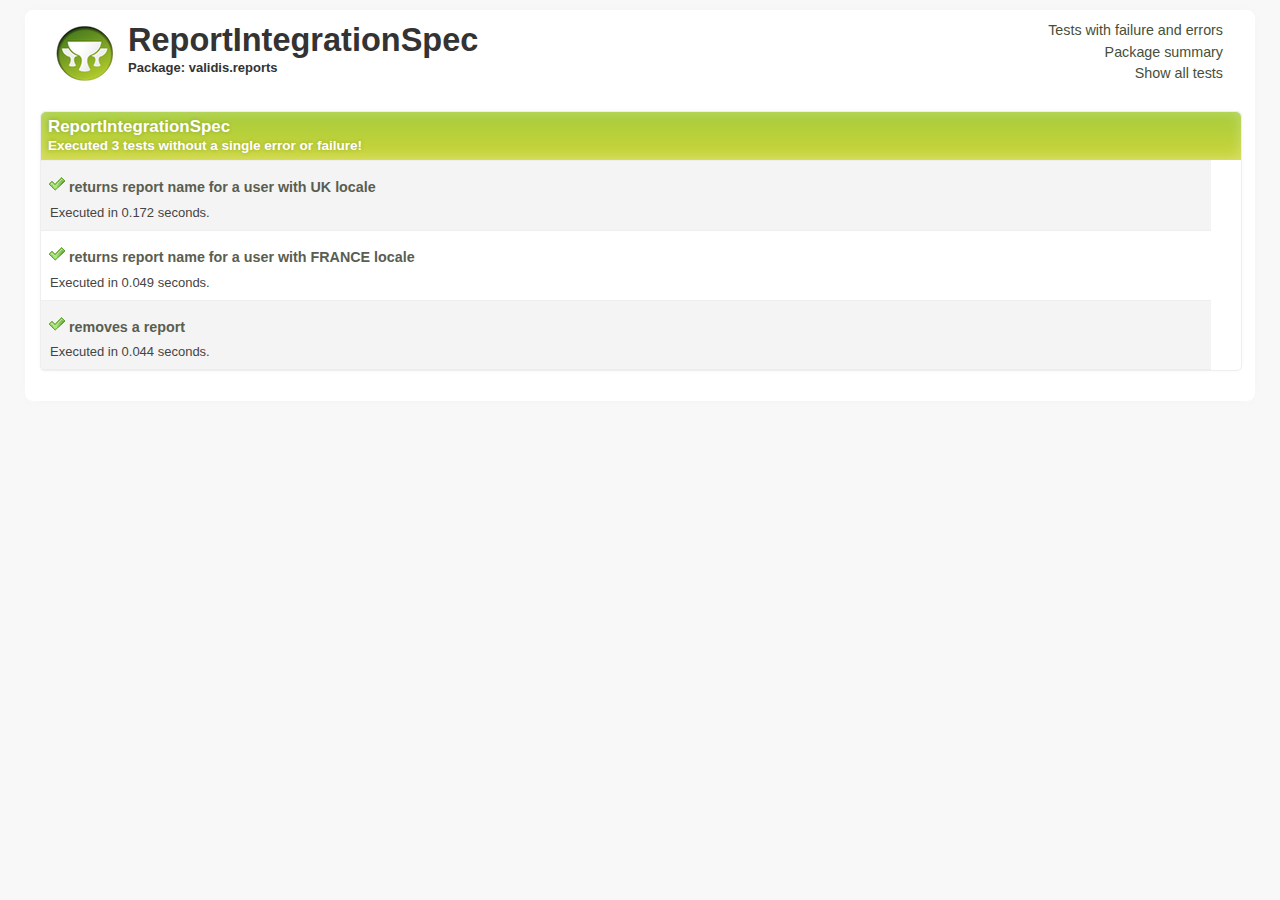
<file: target/test-reports/html/validis/reports/1_ReportIntegrationSpec.html>
<!DOCTYPE html><html xmlns:lxslt="http://xml.apache.org/xslt" xmlns:stringutils="xalan://org.apache.tools.ant.util.StringUtils">
<head>
<META http-equiv="Content-Type" content="text/html; charset=utf-8">
<title>
                    Test - ReportIntegrationSpec</title>
<link rel="shortcut icon" href="http://grails.org/images/favicon.ico" type="image/x-icon">
<link rel="stylesheet" type="text/css" title="Style" href="../../stylesheet.css">
</head>
<body>
<div class="container container_8" id="report">
<div class="grid_6">
<a title="Home" href="../../index.html">
<div class="grailslogo"></div>
</a>
<h1>ReportIntegrationSpec</h1>
<h2>Package: validis.reports</h2>
</div>
<div class="grid_2">
<nav id="navigationlinks">
<p>
<a href="../../failed.html">
                    Tests with failure and errors
                </a>
</p>
<p>
<a href="../../index.html">
                    Package summary
                </a>
</p>
<p>
<a href="../../all.html">
                    Show all tests
                </a>
</p>
</nav>
</div>
<div class="clear"></div>
<div class="testsuite success">
<div class="header">
<h2>ReportIntegrationSpec</h2>
<h3>
                        Executed
                        3
                        tests
                    
                        without a single error or failure!
                    </h3>
</div>
<div class="testcase clearfix success grid_8 alpha omega" data-name="returns report name for a user with UK locale">
<div class="grid_3 alpha">
<p>
<span class="icon success"></span><b class="testname message success">returns report name for a user with UK locale</b>
</p>
<p class="summary">Executed in 0.172 seconds.</p>
</div>
<div class="grid_5 omega outputinfo"></div>
<div class="clear"></div>
</div>
<div class="testcase clearfix success grid_8 alpha omega" data-name="returns report name for a user with FRANCE locale">
<div class="grid_3 alpha">
<p>
<span class="icon success"></span><b class="testname message success">returns report name for a user with FRANCE locale</b>
</p>
<p class="summary">Executed in 0.049 seconds.</p>
</div>
<div class="grid_5 omega outputinfo"></div>
<div class="clear"></div>
</div>
<div class="testcase clearfix success grid_8 alpha omega" data-name="removes a report">
<div class="grid_3 alpha">
<p>
<span class="icon success"></span><b class="testname message success">removes a report</b>
</p>
<p class="summary">Executed in 0.044 seconds.</p>
</div>
<div class="grid_5 omega outputinfo"></div>
<div class="clear"></div>
</div>
<div class="clearfix output footer">
<div class="sysout">
<h2>Standard output</h2>
<pre class="stdout">--Output from returns report name for a user with UK locale--
--Output from returns report name for a user with FRANCE locale--
--Output from removes a report--
</pre>
</div>
<div class="syserr">
<h2>System error</h2>
<pre class="syserr">--Output from returns report name for a user with UK locale--
--Output from returns report name for a user with FRANCE locale--
--Output from removes a report--
</pre>
</div>
</div>
<div class="clear"></div>
</div>
<div class="clear"></div>
</div>
<!--
            Parses JUnit output and associates it with the corresponding test case
        -->
<script language="javascript">


/**
 * The JUnit report format is incredibly stuipd in the
 * sense that it accumulates output from all test methods
 * into a single xml node.
 */
(function() {

    var outputElements = findOutputElements();
    for (var i in outputElements) {
        var outputElement = outputElements[i];
        var textOutput = outputElement.element.firstChild.nodeValue;
        var header = outputElement.getHeader();
        appendTestMethodOutput(textOutput, header);
    }

    function findOutputElements() {
        var outputElements = [];
        var preElements = document.getElementsByTagName("pre");
        for (var i in preElements) {
            var preElement = preElements[i];
            var className = preElement.className || "";
            if (className.indexOf("stdout") >= 0) {
                var outputElement = new OutputElement(preElement, "output");
                outputElements.push(outputElement);
            } else if (className.indexOf("syserr") >= 0) {
                var outputElement = new OutputElement(preElement, "error");
                outputElements.push(outputElement);
            }
        }

        return outputElements;
    }

    function OutputElement(element, type) {
        this.element = element;
        this.type = type;

        this.getHeader = function() {
            if (type === "output") {
                return "System output";
            } else if ("error") {
                return "System error";
            }
        }
    }

    function appendTestMethodOutput(text, header) {
        var testOutput = new TestMethodOutput(header);

        var lines = text.split(/\r\n|\r|\n/);
        for (var i in lines) {
            var line = lines[i];
            var matches = line.match(/^--Output from (.*)--$/);
            if (matches !== null && matches.length == 2) {
                testOutput.flushToDom();
                testOutput.testName = matches[1];
            } else {
                testOutput.addLine(line);
            }
        }

        testOutput.flushToDom();
    }

    function TestMethodOutput(header) {
        this.header = header;
        this.testName = undefined;
        this.buffer = "";

        this.addLine = function(line) {
            this.buffer += line + "\n";
        }

        this.flushToDom = function() {
            if (this.testName !== undefined) {
                var domNode = getTestcaseElementByName(this.testName);
                if (domNode !== undefined && trimString(this.buffer).length > 0) {
                    this.appendTo(domNode);
                }

                this.reset();
            }
        }

        this.appendTo = function(domNode) {
            var node = document.createElement("div");
            node.innerHTML = '<p><b class="message">' + header + '</b></p>';

            var preNode = document.createElement("pre");
            preNode.appendChild(document.createTextNode(this.buffer));
            node.appendChild(preNode);

            var outputContainer = findElementByTagClassAndParent("div", "outputinfo", domNode);
            outputContainer.appendChild(node);
        }

        this.reset = function() {
            this.methodName = undefined;
            this.buffer = "";
        }
    }

    function getTestcaseElementByName(name) {
        var divElements = document.getElementsByTagName("div");
        var elementCount = divElements.length;
        for (var i=0; i<elementCount; i++) {
            var el = divElements[i];
            if (el.getAttribute("data-name") === name) {
                return el;
            }
        }
    }

    function findElementByTagClassAndParent(tagName, className, parentNode) {
        var elements = parentNode.getElementsByTagName(tagName);
        for (var i in elements) {
            var element = elements[i];

            // Not 100% correct, but good enough here
            if (element.className !== undefined && element.className.indexOf(className) >= 0) {
                return element;
            }
        }
    }

    function trimString(str) {
        return str.replace(/^\s\s*/, '').replace(/\s\s*$/, '');
    }

})();

        </script>
</body>
</html>
</file>
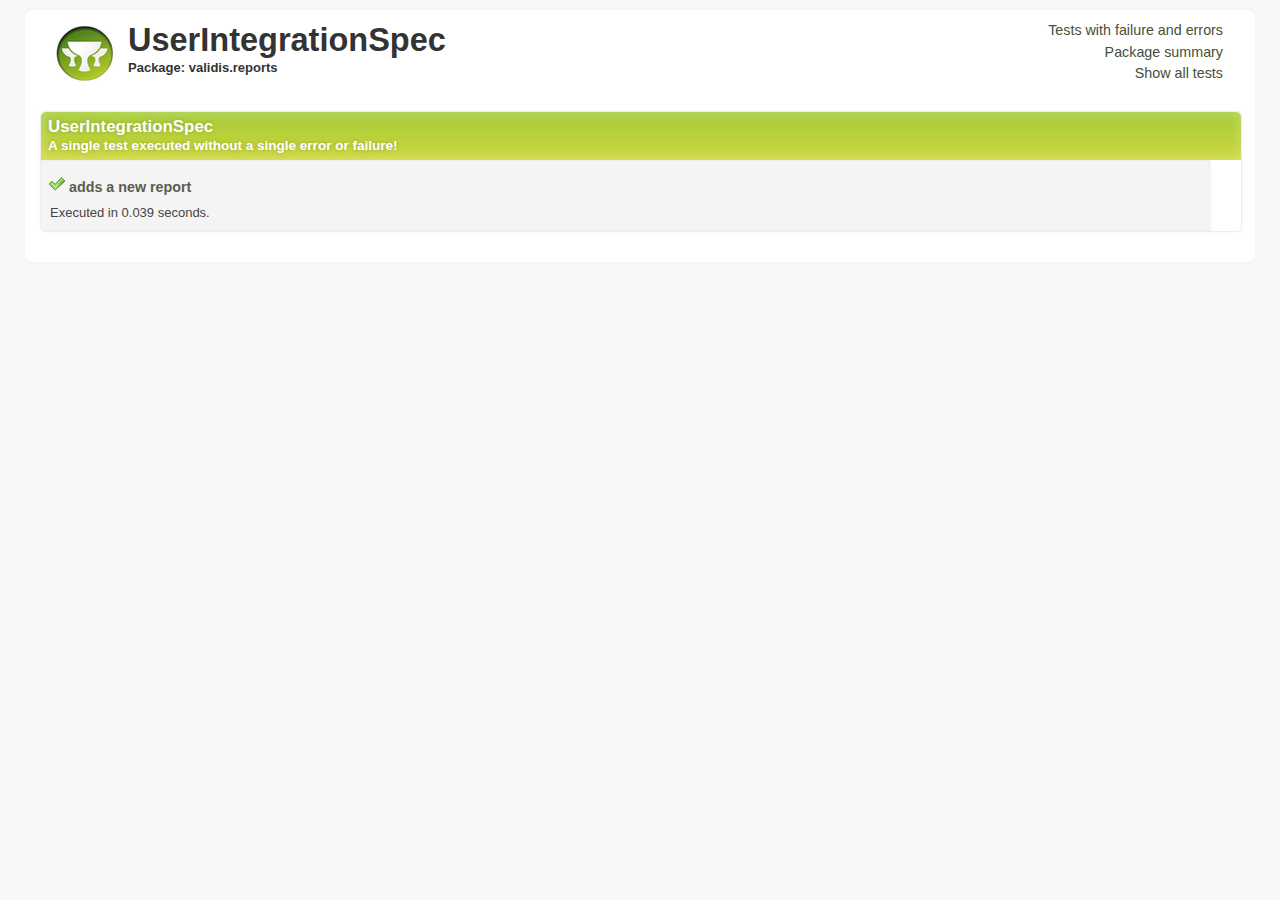
<file: target/test-reports/html/validis/reports/2_UserIntegrationSpec.html>
<!DOCTYPE html><html xmlns:lxslt="http://xml.apache.org/xslt" xmlns:stringutils="xalan://org.apache.tools.ant.util.StringUtils">
<head>
<META http-equiv="Content-Type" content="text/html; charset=utf-8">
<title>
                    Test - UserIntegrationSpec</title>
<link rel="shortcut icon" href="http://grails.org/images/favicon.ico" type="image/x-icon">
<link rel="stylesheet" type="text/css" title="Style" href="../../stylesheet.css">
</head>
<body>
<div class="container container_8" id="report">
<div class="grid_6">
<a title="Home" href="../../index.html">
<div class="grailslogo"></div>
</a>
<h1>UserIntegrationSpec</h1>
<h2>Package: validis.reports</h2>
</div>
<div class="grid_2">
<nav id="navigationlinks">
<p>
<a href="../../failed.html">
                    Tests with failure and errors
                </a>
</p>
<p>
<a href="../../index.html">
                    Package summary
                </a>
</p>
<p>
<a href="../../all.html">
                    Show all tests
                </a>
</p>
</nav>
</div>
<div class="clear"></div>
<div class="testsuite success">
<div class="header">
<h2>UserIntegrationSpec</h2>
<h3>
                        A single test executed
                    
                        without a single error or failure!
                    </h3>
</div>
<div class="testcase clearfix success grid_8 alpha omega" data-name="adds a new report">
<div class="grid_3 alpha">
<p>
<span class="icon success"></span><b class="testname message success">adds a new report</b>
</p>
<p class="summary">Executed in 0.039 seconds.</p>
</div>
<div class="grid_5 omega outputinfo"></div>
<div class="clear"></div>
</div>
<div class="clearfix output footer">
<div class="sysout">
<h2>Standard output</h2>
<pre class="stdout">--Output from adds a new report--
</pre>
</div>
<div class="syserr">
<h2>System error</h2>
<pre class="syserr">--Output from adds a new report--
</pre>
</div>
</div>
<div class="clear"></div>
</div>
<div class="clear"></div>
</div>
<!--
            Parses JUnit output and associates it with the corresponding test case
        -->
<script language="javascript">


/**
 * The JUnit report format is incredibly stuipd in the
 * sense that it accumulates output from all test methods
 * into a single xml node.
 */
(function() {

    var outputElements = findOutputElements();
    for (var i in outputElements) {
        var outputElement = outputElements[i];
        var textOutput = outputElement.element.firstChild.nodeValue;
        var header = outputElement.getHeader();
        appendTestMethodOutput(textOutput, header);
    }

    function findOutputElements() {
        var outputElements = [];
        var preElements = document.getElementsByTagName("pre");
        for (var i in preElements) {
            var preElement = preElements[i];
            var className = preElement.className || "";
            if (className.indexOf("stdout") >= 0) {
                var outputElement = new OutputElement(preElement, "output");
                outputElements.push(outputElement);
            } else if (className.indexOf("syserr") >= 0) {
                var outputElement = new OutputElement(preElement, "error");
                outputElements.push(outputElement);
            }
        }

        return outputElements;
    }

    function OutputElement(element, type) {
        this.element = element;
        this.type = type;

        this.getHeader = function() {
            if (type === "output") {
                return "System output";
            } else if ("error") {
                return "System error";
            }
        }
    }

    function appendTestMethodOutput(text, header) {
        var testOutput = new TestMethodOutput(header);

        var lines = text.split(/\r\n|\r|\n/);
        for (var i in lines) {
            var line = lines[i];
            var matches = line.match(/^--Output from (.*)--$/);
            if (matches !== null && matches.length == 2) {
                testOutput.flushToDom();
                testOutput.testName = matches[1];
            } else {
                testOutput.addLine(line);
            }
        }

        testOutput.flushToDom();
    }

    function TestMethodOutput(header) {
        this.header = header;
        this.testName = undefined;
        this.buffer = "";

        this.addLine = function(line) {
            this.buffer += line + "\n";
        }

        this.flushToDom = function() {
            if (this.testName !== undefined) {
                var domNode = getTestcaseElementByName(this.testName);
                if (domNode !== undefined && trimString(this.buffer).length > 0) {
                    this.appendTo(domNode);
                }

                this.reset();
            }
        }

        this.appendTo = function(domNode) {
            var node = document.createElement("div");
            node.innerHTML = '<p><b class="message">' + header + '</b></p>';

            var preNode = document.createElement("pre");
            preNode.appendChild(document.createTextNode(this.buffer));
            node.appendChild(preNode);

            var outputContainer = findElementByTagClassAndParent("div", "outputinfo", domNode);
            outputContainer.appendChild(node);
        }

        this.reset = function() {
            this.methodName = undefined;
            this.buffer = "";
        }
    }

    function getTestcaseElementByName(name) {
        var divElements = document.getElementsByTagName("div");
        var elementCount = divElements.length;
        for (var i=0; i<elementCount; i++) {
            var el = divElements[i];
            if (el.getAttribute("data-name") === name) {
                return el;
            }
        }
    }

    function findElementByTagClassAndParent(tagName, className, parentNode) {
        var elements = parentNode.getElementsByTagName(tagName);
        for (var i in elements) {
            var element = elements[i];

            // Not 100% correct, but good enough here
            if (element.className !== undefined && element.className.indexOf(className) >= 0) {
                return element;
            }
        }
    }

    function trimString(str) {
        return str.replace(/^\s\s*/, '').replace(/\s\s*$/, '');
    }

})();

        </script>
</body>
</html>
</file>
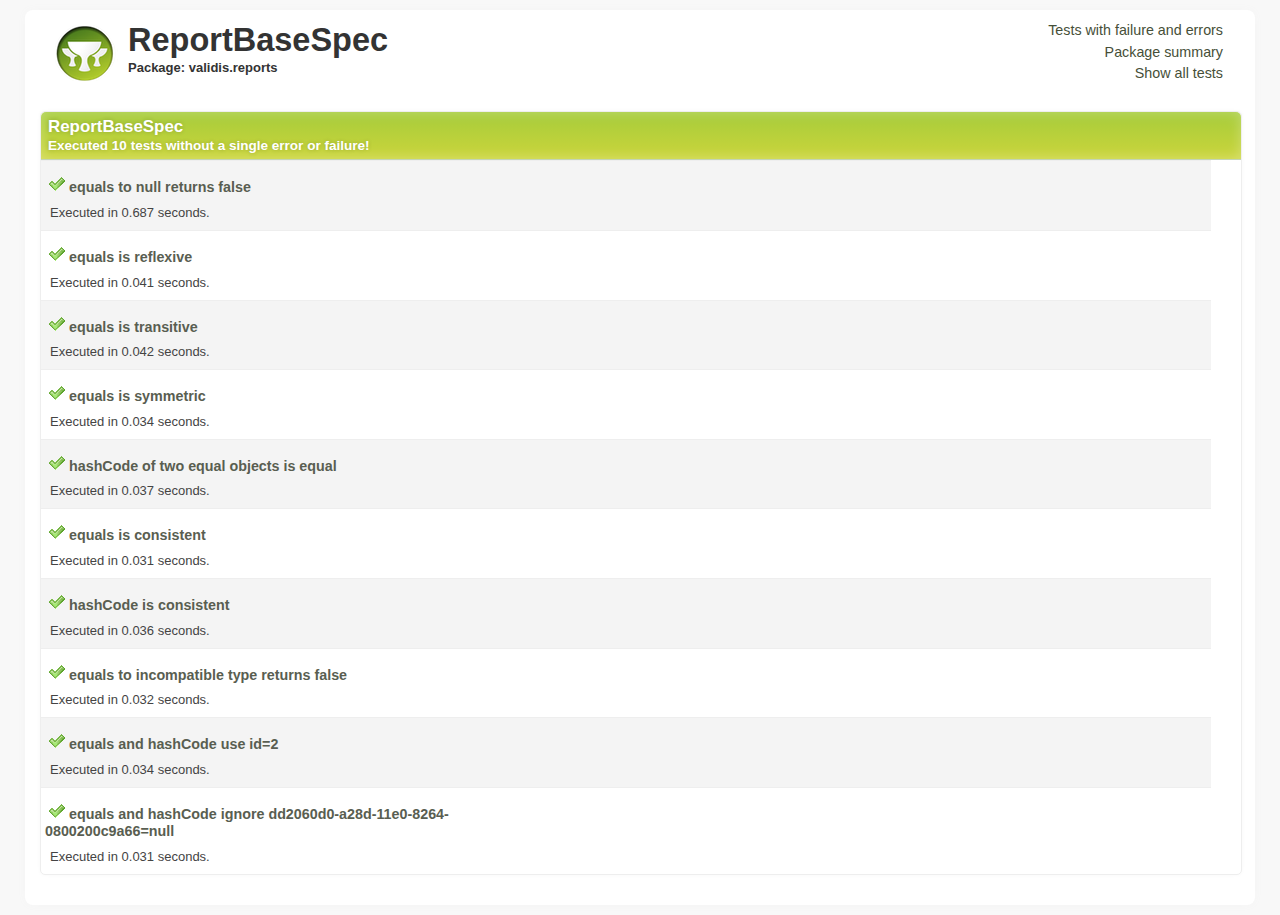
<file: target/test-reports/html/validis/reports/3_ReportBaseSpec.html>
<!DOCTYPE html><html xmlns:lxslt="http://xml.apache.org/xslt" xmlns:stringutils="xalan://org.apache.tools.ant.util.StringUtils">
<head>
<META http-equiv="Content-Type" content="text/html; charset=utf-8">
<title>
                    Test - ReportBaseSpec</title>
<link rel="shortcut icon" href="http://grails.org/images/favicon.ico" type="image/x-icon">
<link rel="stylesheet" type="text/css" title="Style" href="../../stylesheet.css">
</head>
<body>
<div class="container container_8" id="report">
<div class="grid_6">
<a title="Home" href="../../index.html">
<div class="grailslogo"></div>
</a>
<h1>ReportBaseSpec</h1>
<h2>Package: validis.reports</h2>
</div>
<div class="grid_2">
<nav id="navigationlinks">
<p>
<a href="../../failed.html">
                    Tests with failure and errors
                </a>
</p>
<p>
<a href="../../index.html">
                    Package summary
                </a>
</p>
<p>
<a href="../../all.html">
                    Show all tests
                </a>
</p>
</nav>
</div>
<div class="clear"></div>
<div class="testsuite success">
<div class="header">
<h2>ReportBaseSpec</h2>
<h3>
                        Executed
                        10
                        tests
                    
                        without a single error or failure!
                    </h3>
</div>
<div class="testcase clearfix success grid_8 alpha omega" data-name="equals to null returns false">
<div class="grid_3 alpha">
<p>
<span class="icon success"></span><b class="testname message success">equals to null returns false</b>
</p>
<p class="summary">Executed in 0.687 seconds.</p>
</div>
<div class="grid_5 omega outputinfo"></div>
<div class="clear"></div>
</div>
<div class="testcase clearfix success grid_8 alpha omega" data-name="equals is reflexive">
<div class="grid_3 alpha">
<p>
<span class="icon success"></span><b class="testname message success">equals is reflexive</b>
</p>
<p class="summary">Executed in 0.041 seconds.</p>
</div>
<div class="grid_5 omega outputinfo"></div>
<div class="clear"></div>
</div>
<div class="testcase clearfix success grid_8 alpha omega" data-name="equals is transitive">
<div class="grid_3 alpha">
<p>
<span class="icon success"></span><b class="testname message success">equals is transitive</b>
</p>
<p class="summary">Executed in 0.042 seconds.</p>
</div>
<div class="grid_5 omega outputinfo"></div>
<div class="clear"></div>
</div>
<div class="testcase clearfix success grid_8 alpha omega" data-name="equals is symmetric">
<div class="grid_3 alpha">
<p>
<span class="icon success"></span><b class="testname message success">equals is symmetric</b>
</p>
<p class="summary">Executed in 0.034 seconds.</p>
</div>
<div class="grid_5 omega outputinfo"></div>
<div class="clear"></div>
</div>
<div class="testcase clearfix success grid_8 alpha omega" data-name="hashCode of two equal objects is equal">
<div class="grid_3 alpha">
<p>
<span class="icon success"></span><b class="testname message success">hashCode of two equal objects is equal</b>
</p>
<p class="summary">Executed in 0.037 seconds.</p>
</div>
<div class="grid_5 omega outputinfo"></div>
<div class="clear"></div>
</div>
<div class="testcase clearfix success grid_8 alpha omega" data-name="equals is consistent">
<div class="grid_3 alpha">
<p>
<span class="icon success"></span><b class="testname message success">equals is consistent</b>
</p>
<p class="summary">Executed in 0.031 seconds.</p>
</div>
<div class="grid_5 omega outputinfo"></div>
<div class="clear"></div>
</div>
<div class="testcase clearfix success grid_8 alpha omega" data-name="hashCode is consistent">
<div class="grid_3 alpha">
<p>
<span class="icon success"></span><b class="testname message success">hashCode is consistent</b>
</p>
<p class="summary">Executed in 0.036 seconds.</p>
</div>
<div class="grid_5 omega outputinfo"></div>
<div class="clear"></div>
</div>
<div class="testcase clearfix success grid_8 alpha omega" data-name="equals to incompatible type returns false">
<div class="grid_3 alpha">
<p>
<span class="icon success"></span><b class="testname message success">equals to incompatible type returns false</b>
</p>
<p class="summary">Executed in 0.032 seconds.</p>
</div>
<div class="grid_5 omega outputinfo"></div>
<div class="clear"></div>
</div>
<div class="testcase clearfix success grid_8 alpha omega" data-name="equals and hashCode use id=2">
<div class="grid_3 alpha">
<p>
<span class="icon success"></span><b class="testname message success">equals and hashCode use id=2</b>
</p>
<p class="summary">Executed in 0.034 seconds.</p>
</div>
<div class="grid_5 omega outputinfo"></div>
<div class="clear"></div>
</div>
<div class="testcase clearfix success grid_8 alpha omega" data-name="equals and hashCode ignore dd2060d0-a28d-11e0-8264-0800200c9a66=null">
<div class="grid_3 alpha">
<p>
<span class="icon success"></span><b class="testname message success">equals and hashCode ignore dd2060d0-a28d-11e0-8264-0800200c9a66=null</b>
</p>
<p class="summary">Executed in 0.031 seconds.</p>
</div>
<div class="grid_5 omega outputinfo"></div>
<div class="clear"></div>
</div>
<div class="clearfix output footer">
<div class="sysout">
<h2>Standard output</h2>
<pre class="stdout">--Output from equals to null returns false--
--Output from equals is reflexive--
--Output from equals is transitive--
--Output from equals is symmetric--
--Output from hashCode of two equal objects is equal--
--Output from equals is consistent--
--Output from hashCode is consistent--
--Output from equals to incompatible type returns false--
--Output from equals and hashCode use id=2--
--Output from equals and hashCode ignore dd2060d0-a28d-11e0-8264-0800200c9a66=null--
</pre>
</div>
<div class="syserr">
<h2>System error</h2>
<pre class="syserr">--Output from equals to null returns false--
--Output from equals is reflexive--
--Output from equals is transitive--
--Output from equals is symmetric--
--Output from hashCode of two equal objects is equal--
--Output from equals is consistent--
--Output from hashCode is consistent--
--Output from equals to incompatible type returns false--
--Output from equals and hashCode use id=2--
--Output from equals and hashCode ignore dd2060d0-a28d-11e0-8264-0800200c9a66=null--
</pre>
</div>
</div>
<div class="clear"></div>
</div>
<div class="clear"></div>
</div>
<!--
            Parses JUnit output and associates it with the corresponding test case
        -->
<script language="javascript">


/**
 * The JUnit report format is incredibly stuipd in the
 * sense that it accumulates output from all test methods
 * into a single xml node.
 */
(function() {

    var outputElements = findOutputElements();
    for (var i in outputElements) {
        var outputElement = outputElements[i];
        var textOutput = outputElement.element.firstChild.nodeValue;
        var header = outputElement.getHeader();
        appendTestMethodOutput(textOutput, header);
    }

    function findOutputElements() {
        var outputElements = [];
        var preElements = document.getElementsByTagName("pre");
        for (var i in preElements) {
            var preElement = preElements[i];
            var className = preElement.className || "";
            if (className.indexOf("stdout") >= 0) {
                var outputElement = new OutputElement(preElement, "output");
                outputElements.push(outputElement);
            } else if (className.indexOf("syserr") >= 0) {
                var outputElement = new OutputElement(preElement, "error");
                outputElements.push(outputElement);
            }
        }

        return outputElements;
    }

    function OutputElement(element, type) {
        this.element = element;
        this.type = type;

        this.getHeader = function() {
            if (type === "output") {
                return "System output";
            } else if ("error") {
                return "System error";
            }
        }
    }

    function appendTestMethodOutput(text, header) {
        var testOutput = new TestMethodOutput(header);

        var lines = text.split(/\r\n|\r|\n/);
        for (var i in lines) {
            var line = lines[i];
            var matches = line.match(/^--Output from (.*)--$/);
            if (matches !== null && matches.length == 2) {
                testOutput.flushToDom();
                testOutput.testName = matches[1];
            } else {
                testOutput.addLine(line);
            }
        }

        testOutput.flushToDom();
    }

    function TestMethodOutput(header) {
        this.header = header;
        this.testName = undefined;
        this.buffer = "";

        this.addLine = function(line) {
            this.buffer += line + "\n";
        }

        this.flushToDom = function() {
            if (this.testName !== undefined) {
                var domNode = getTestcaseElementByName(this.testName);
                if (domNode !== undefined && trimString(this.buffer).length > 0) {
                    this.appendTo(domNode);
                }

                this.reset();
            }
        }

        this.appendTo = function(domNode) {
            var node = document.createElement("div");
            node.innerHTML = '<p><b class="message">' + header + '</b></p>';

            var preNode = document.createElement("pre");
            preNode.appendChild(document.createTextNode(this.buffer));
            node.appendChild(preNode);

            var outputContainer = findElementByTagClassAndParent("div", "outputinfo", domNode);
            outputContainer.appendChild(node);
        }

        this.reset = function() {
            this.methodName = undefined;
            this.buffer = "";
        }
    }

    function getTestcaseElementByName(name) {
        var divElements = document.getElementsByTagName("div");
        var elementCount = divElements.length;
        for (var i=0; i<elementCount; i++) {
            var el = divElements[i];
            if (el.getAttribute("data-name") === name) {
                return el;
            }
        }
    }

    function findElementByTagClassAndParent(tagName, className, parentNode) {
        var elements = parentNode.getElementsByTagName(tagName);
        for (var i in elements) {
            var element = elements[i];

            // Not 100% correct, but good enough here
            if (element.className !== undefined && element.className.indexOf(className) >= 0) {
                return element;
            }
        }
    }

    function trimString(str) {
        return str.replace(/^\s\s*/, '').replace(/\s\s*$/, '');
    }

})();

        </script>
</body>
</html>
</file>
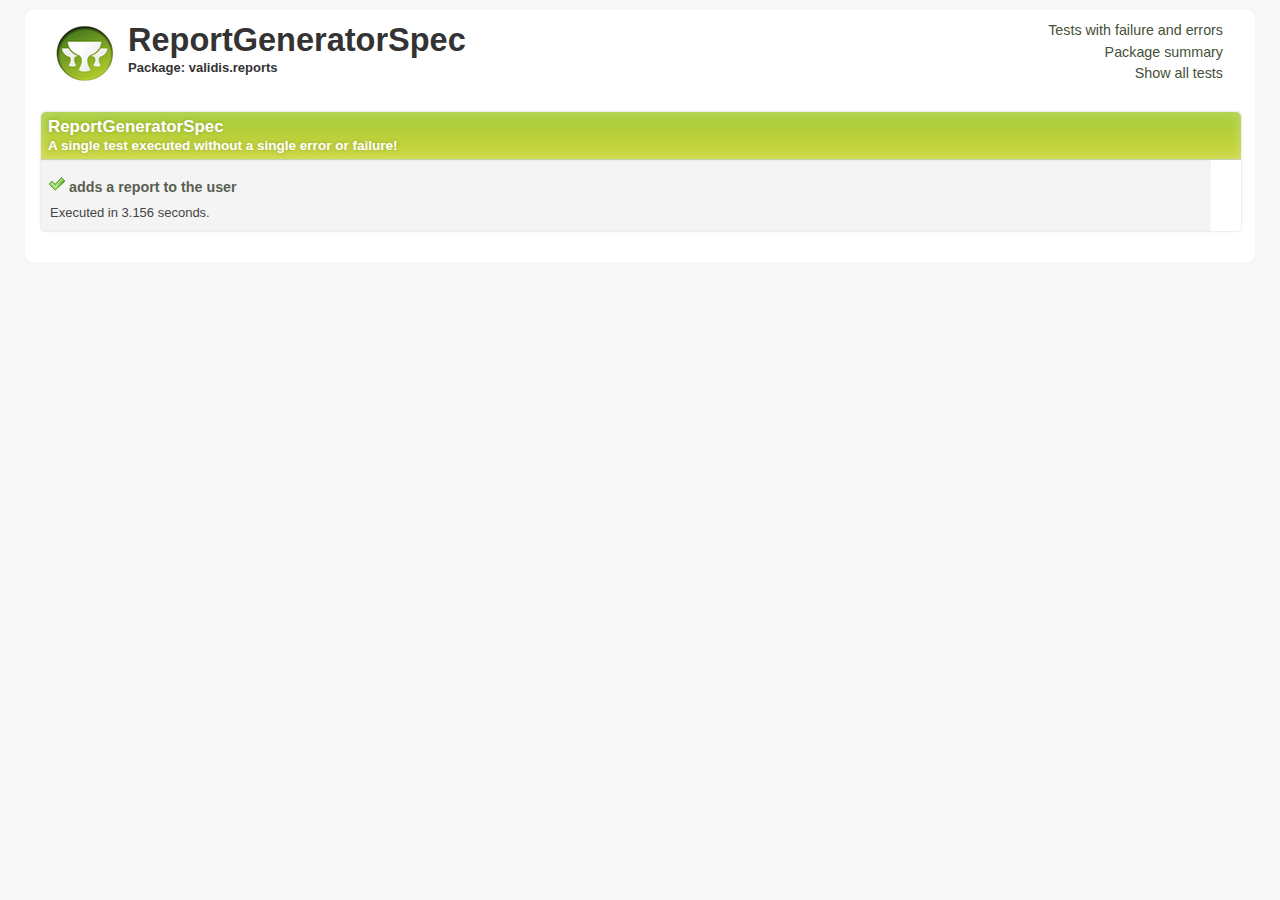
<file: target/test-reports/html/validis/reports/4_ReportGeneratorSpec.html>
<!DOCTYPE html><html xmlns:lxslt="http://xml.apache.org/xslt" xmlns:stringutils="xalan://org.apache.tools.ant.util.StringUtils">
<head>
<META http-equiv="Content-Type" content="text/html; charset=utf-8">
<title>
                    Test - ReportGeneratorSpec</title>
<link rel="shortcut icon" href="http://grails.org/images/favicon.ico" type="image/x-icon">
<link rel="stylesheet" type="text/css" title="Style" href="../../stylesheet.css">
</head>
<body>
<div class="container container_8" id="report">
<div class="grid_6">
<a title="Home" href="../../index.html">
<div class="grailslogo"></div>
</a>
<h1>ReportGeneratorSpec</h1>
<h2>Package: validis.reports</h2>
</div>
<div class="grid_2">
<nav id="navigationlinks">
<p>
<a href="../../failed.html">
                    Tests with failure and errors
                </a>
</p>
<p>
<a href="../../index.html">
                    Package summary
                </a>
</p>
<p>
<a href="../../all.html">
                    Show all tests
                </a>
</p>
</nav>
</div>
<div class="clear"></div>
<div class="testsuite success">
<div class="header">
<h2>ReportGeneratorSpec</h2>
<h3>
                        A single test executed
                    
                        without a single error or failure!
                    </h3>
</div>
<div class="testcase clearfix success grid_8 alpha omega" data-name="adds a report to the user">
<div class="grid_3 alpha">
<p>
<span class="icon success"></span><b class="testname message success">adds a report to the user</b>
</p>
<p class="summary">Executed in 3.156 seconds.</p>
</div>
<div class="grid_5 omega outputinfo"></div>
<div class="clear"></div>
</div>
<div class="clearfix output footer">
<div class="sysout">
<h2>Standard output</h2>
<pre class="stdout">--Output from adds a report to the user--
</pre>
</div>
<div class="syserr">
<h2>System error</h2>
<pre class="syserr">--Output from adds a report to the user--
</pre>
</div>
</div>
<div class="clear"></div>
</div>
<div class="clear"></div>
</div>
<!--
            Parses JUnit output and associates it with the corresponding test case
        -->
<script language="javascript">


/**
 * The JUnit report format is incredibly stuipd in the
 * sense that it accumulates output from all test methods
 * into a single xml node.
 */
(function() {

    var outputElements = findOutputElements();
    for (var i in outputElements) {
        var outputElement = outputElements[i];
        var textOutput = outputElement.element.firstChild.nodeValue;
        var header = outputElement.getHeader();
        appendTestMethodOutput(textOutput, header);
    }

    function findOutputElements() {
        var outputElements = [];
        var preElements = document.getElementsByTagName("pre");
        for (var i in preElements) {
            var preElement = preElements[i];
            var className = preElement.className || "";
            if (className.indexOf("stdout") >= 0) {
                var outputElement = new OutputElement(preElement, "output");
                outputElements.push(outputElement);
            } else if (className.indexOf("syserr") >= 0) {
                var outputElement = new OutputElement(preElement, "error");
                outputElements.push(outputElement);
            }
        }

        return outputElements;
    }

    function OutputElement(element, type) {
        this.element = element;
        this.type = type;

        this.getHeader = function() {
            if (type === "output") {
                return "System output";
            } else if ("error") {
                return "System error";
            }
        }
    }

    function appendTestMethodOutput(text, header) {
        var testOutput = new TestMethodOutput(header);

        var lines = text.split(/\r\n|\r|\n/);
        for (var i in lines) {
            var line = lines[i];
            var matches = line.match(/^--Output from (.*)--$/);
            if (matches !== null && matches.length == 2) {
                testOutput.flushToDom();
                testOutput.testName = matches[1];
            } else {
                testOutput.addLine(line);
            }
        }

        testOutput.flushToDom();
    }

    function TestMethodOutput(header) {
        this.header = header;
        this.testName = undefined;
        this.buffer = "";

        this.addLine = function(line) {
            this.buffer += line + "\n";
        }

        this.flushToDom = function() {
            if (this.testName !== undefined) {
                var domNode = getTestcaseElementByName(this.testName);
                if (domNode !== undefined && trimString(this.buffer).length > 0) {
                    this.appendTo(domNode);
                }

                this.reset();
            }
        }

        this.appendTo = function(domNode) {
            var node = document.createElement("div");
            node.innerHTML = '<p><b class="message">' + header + '</b></p>';

            var preNode = document.createElement("pre");
            preNode.appendChild(document.createTextNode(this.buffer));
            node.appendChild(preNode);

            var outputContainer = findElementByTagClassAndParent("div", "outputinfo", domNode);
            outputContainer.appendChild(node);
        }

        this.reset = function() {
            this.methodName = undefined;
            this.buffer = "";
        }
    }

    function getTestcaseElementByName(name) {
        var divElements = document.getElementsByTagName("div");
        var elementCount = divElements.length;
        for (var i=0; i<elementCount; i++) {
            var el = divElements[i];
            if (el.getAttribute("data-name") === name) {
                return el;
            }
        }
    }

    function findElementByTagClassAndParent(tagName, className, parentNode) {
        var elements = parentNode.getElementsByTagName(tagName);
        for (var i in elements) {
            var element = elements[i];

            // Not 100% correct, but good enough here
            if (element.className !== undefined && element.className.indexOf(className) >= 0) {
                return element;
            }
        }
    }

    function trimString(str) {
        return str.replace(/^\s\s*/, '').replace(/\s\s*$/, '');
    }

})();

        </script>
</body>
</html>
</file>
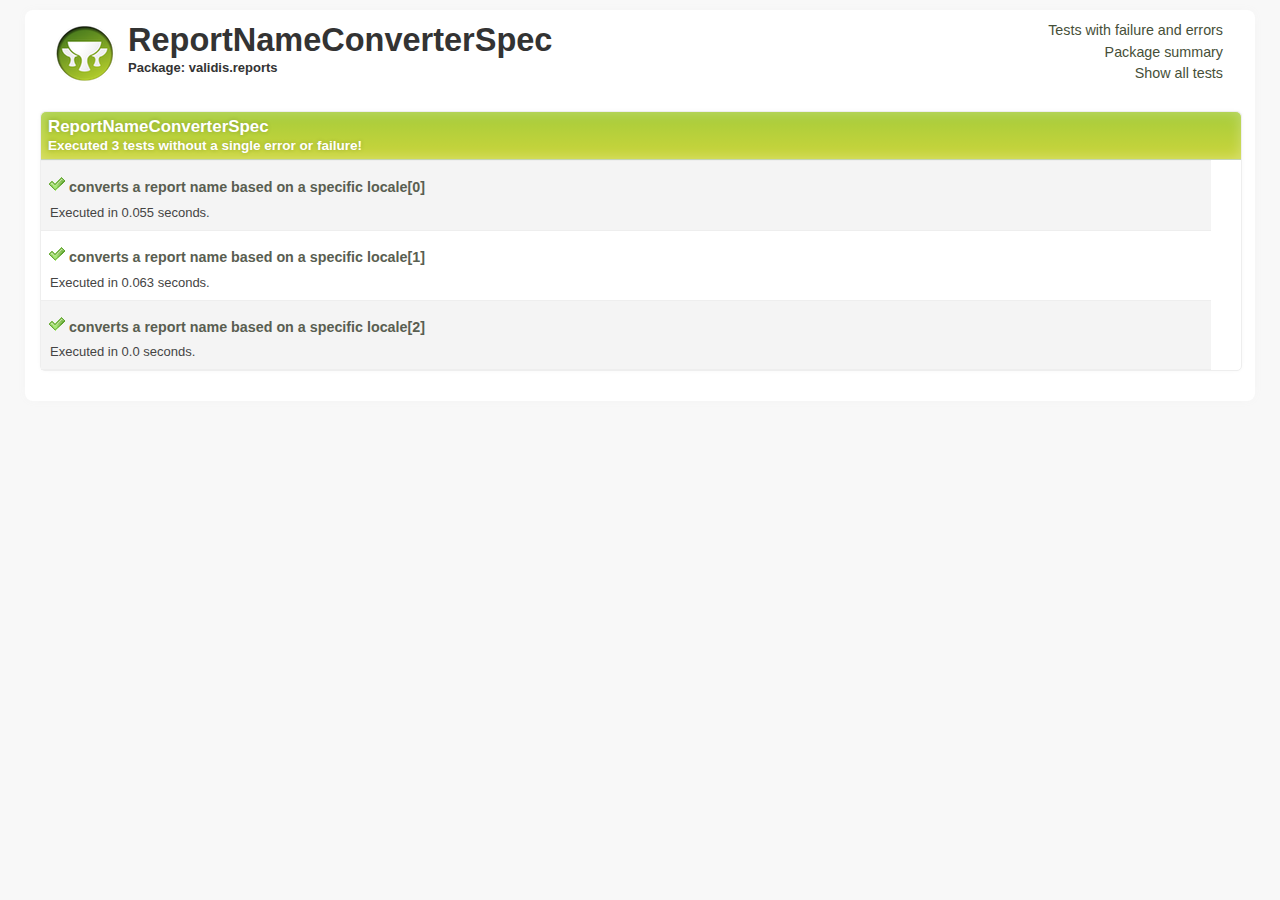
<file: target/test-reports/html/validis/reports/5_ReportNameConverterSpec.html>
<!DOCTYPE html><html xmlns:lxslt="http://xml.apache.org/xslt" xmlns:stringutils="xalan://org.apache.tools.ant.util.StringUtils">
<head>
<META http-equiv="Content-Type" content="text/html; charset=utf-8">
<title>
                    Test - ReportNameConverterSpec</title>
<link rel="shortcut icon" href="http://grails.org/images/favicon.ico" type="image/x-icon">
<link rel="stylesheet" type="text/css" title="Style" href="../../stylesheet.css">
</head>
<body>
<div class="container container_8" id="report">
<div class="grid_6">
<a title="Home" href="../../index.html">
<div class="grailslogo"></div>
</a>
<h1>ReportNameConverterSpec</h1>
<h2>Package: validis.reports</h2>
</div>
<div class="grid_2">
<nav id="navigationlinks">
<p>
<a href="../../failed.html">
                    Tests with failure and errors
                </a>
</p>
<p>
<a href="../../index.html">
                    Package summary
                </a>
</p>
<p>
<a href="../../all.html">
                    Show all tests
                </a>
</p>
</nav>
</div>
<div class="clear"></div>
<div class="testsuite success">
<div class="header">
<h2>ReportNameConverterSpec</h2>
<h3>
                        Executed
                        3
                        tests
                    
                        without a single error or failure!
                    </h3>
</div>
<div class="testcase clearfix success grid_8 alpha omega" data-name="converts a report name based on a specific locale[0]">
<div class="grid_3 alpha">
<p>
<span class="icon success"></span><b class="testname message success">converts a report name based on a specific locale[0]</b>
</p>
<p class="summary">Executed in 0.055 seconds.</p>
</div>
<div class="grid_5 omega outputinfo"></div>
<div class="clear"></div>
</div>
<div class="testcase clearfix success grid_8 alpha omega" data-name="converts a report name based on a specific locale[1]">
<div class="grid_3 alpha">
<p>
<span class="icon success"></span><b class="testname message success">converts a report name based on a specific locale[1]</b>
</p>
<p class="summary">Executed in 0.063 seconds.</p>
</div>
<div class="grid_5 omega outputinfo"></div>
<div class="clear"></div>
</div>
<div class="testcase clearfix success grid_8 alpha omega" data-name="converts a report name based on a specific locale[2]">
<div class="grid_3 alpha">
<p>
<span class="icon success"></span><b class="testname message success">converts a report name based on a specific locale[2]</b>
</p>
<p class="summary">Executed in 0.0 seconds.</p>
</div>
<div class="grid_5 omega outputinfo"></div>
<div class="clear"></div>
</div>
<div class="clearfix output footer">
<div class="sysout">
<h2>Standard output</h2>
<pre class="stdout">--Output from converts a report name based on a specific locale[0]--
--Output from converts a report name based on a specific locale[1]--
--Output from converts a report name based on a specific locale[2]--
</pre>
</div>
<div class="syserr">
<h2>System error</h2>
<pre class="syserr">--Output from converts a report name based on a specific locale[0]--
--Output from converts a report name based on a specific locale[1]--
--Output from converts a report name based on a specific locale[2]--
</pre>
</div>
</div>
<div class="clear"></div>
</div>
<div class="clear"></div>
</div>
<!--
            Parses JUnit output and associates it with the corresponding test case
        -->
<script language="javascript">


/**
 * The JUnit report format is incredibly stuipd in the
 * sense that it accumulates output from all test methods
 * into a single xml node.
 */
(function() {

    var outputElements = findOutputElements();
    for (var i in outputElements) {
        var outputElement = outputElements[i];
        var textOutput = outputElement.element.firstChild.nodeValue;
        var header = outputElement.getHeader();
        appendTestMethodOutput(textOutput, header);
    }

    function findOutputElements() {
        var outputElements = [];
        var preElements = document.getElementsByTagName("pre");
        for (var i in preElements) {
            var preElement = preElements[i];
            var className = preElement.className || "";
            if (className.indexOf("stdout") >= 0) {
                var outputElement = new OutputElement(preElement, "output");
                outputElements.push(outputElement);
            } else if (className.indexOf("syserr") >= 0) {
                var outputElement = new OutputElement(preElement, "error");
                outputElements.push(outputElement);
            }
        }

        return outputElements;
    }

    function OutputElement(element, type) {
        this.element = element;
        this.type = type;

        this.getHeader = function() {
            if (type === "output") {
                return "System output";
            } else if ("error") {
                return "System error";
            }
        }
    }

    function appendTestMethodOutput(text, header) {
        var testOutput = new TestMethodOutput(header);

        var lines = text.split(/\r\n|\r|\n/);
        for (var i in lines) {
            var line = lines[i];
            var matches = line.match(/^--Output from (.*)--$/);
            if (matches !== null && matches.length == 2) {
                testOutput.flushToDom();
                testOutput.testName = matches[1];
            } else {
                testOutput.addLine(line);
            }
        }

        testOutput.flushToDom();
    }

    function TestMethodOutput(header) {
        this.header = header;
        this.testName = undefined;
        this.buffer = "";

        this.addLine = function(line) {
            this.buffer += line + "\n";
        }

        this.flushToDom = function() {
            if (this.testName !== undefined) {
                var domNode = getTestcaseElementByName(this.testName);
                if (domNode !== undefined && trimString(this.buffer).length > 0) {
                    this.appendTo(domNode);
                }

                this.reset();
            }
        }

        this.appendTo = function(domNode) {
            var node = document.createElement("div");
            node.innerHTML = '<p><b class="message">' + header + '</b></p>';

            var preNode = document.createElement("pre");
            preNode.appendChild(document.createTextNode(this.buffer));
            node.appendChild(preNode);

            var outputContainer = findElementByTagClassAndParent("div", "outputinfo", domNode);
            outputContainer.appendChild(node);
        }

        this.reset = function() {
            this.methodName = undefined;
            this.buffer = "";
        }
    }

    function getTestcaseElementByName(name) {
        var divElements = document.getElementsByTagName("div");
        var elementCount = divElements.length;
        for (var i=0; i<elementCount; i++) {
            var el = divElements[i];
            if (el.getAttribute("data-name") === name) {
                return el;
            }
        }
    }

    function findElementByTagClassAndParent(tagName, className, parentNode) {
        var elements = parentNode.getElementsByTagName(tagName);
        for (var i in elements) {
            var element = elements[i];

            // Not 100% correct, but good enough here
            if (element.className !== undefined && element.className.indexOf(className) >= 0) {
                return element;
            }
        }
    }

    function trimString(str) {
        return str.replace(/^\s\s*/, '').replace(/\s\s*$/, '');
    }

})();

        </script>
</body>
</html>
</file>
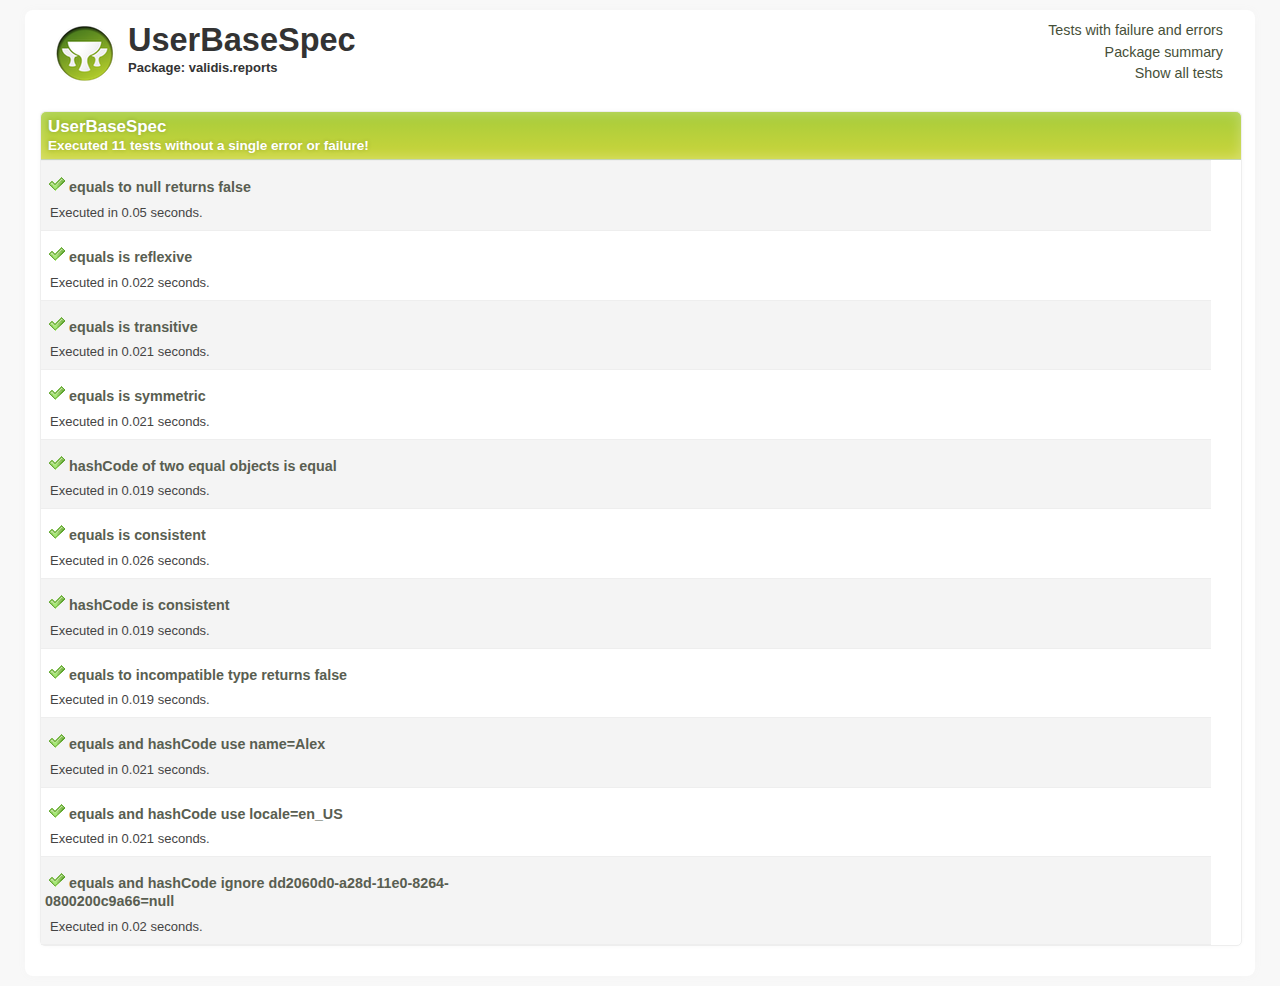
<file: target/test-reports/html/validis/reports/6_UserBaseSpec.html>
<!DOCTYPE html><html xmlns:lxslt="http://xml.apache.org/xslt" xmlns:stringutils="xalan://org.apache.tools.ant.util.StringUtils">
<head>
<META http-equiv="Content-Type" content="text/html; charset=utf-8">
<title>
                    Test - UserBaseSpec</title>
<link rel="shortcut icon" href="http://grails.org/images/favicon.ico" type="image/x-icon">
<link rel="stylesheet" type="text/css" title="Style" href="../../stylesheet.css">
</head>
<body>
<div class="container container_8" id="report">
<div class="grid_6">
<a title="Home" href="../../index.html">
<div class="grailslogo"></div>
</a>
<h1>UserBaseSpec</h1>
<h2>Package: validis.reports</h2>
</div>
<div class="grid_2">
<nav id="navigationlinks">
<p>
<a href="../../failed.html">
                    Tests with failure and errors
                </a>
</p>
<p>
<a href="../../index.html">
                    Package summary
                </a>
</p>
<p>
<a href="../../all.html">
                    Show all tests
                </a>
</p>
</nav>
</div>
<div class="clear"></div>
<div class="testsuite success">
<div class="header">
<h2>UserBaseSpec</h2>
<h3>
                        Executed
                        11
                        tests
                    
                        without a single error or failure!
                    </h3>
</div>
<div class="testcase clearfix success grid_8 alpha omega" data-name="equals to null returns false">
<div class="grid_3 alpha">
<p>
<span class="icon success"></span><b class="testname message success">equals to null returns false</b>
</p>
<p class="summary">Executed in 0.05 seconds.</p>
</div>
<div class="grid_5 omega outputinfo"></div>
<div class="clear"></div>
</div>
<div class="testcase clearfix success grid_8 alpha omega" data-name="equals is reflexive">
<div class="grid_3 alpha">
<p>
<span class="icon success"></span><b class="testname message success">equals is reflexive</b>
</p>
<p class="summary">Executed in 0.022 seconds.</p>
</div>
<div class="grid_5 omega outputinfo"></div>
<div class="clear"></div>
</div>
<div class="testcase clearfix success grid_8 alpha omega" data-name="equals is transitive">
<div class="grid_3 alpha">
<p>
<span class="icon success"></span><b class="testname message success">equals is transitive</b>
</p>
<p class="summary">Executed in 0.021 seconds.</p>
</div>
<div class="grid_5 omega outputinfo"></div>
<div class="clear"></div>
</div>
<div class="testcase clearfix success grid_8 alpha omega" data-name="equals is symmetric">
<div class="grid_3 alpha">
<p>
<span class="icon success"></span><b class="testname message success">equals is symmetric</b>
</p>
<p class="summary">Executed in 0.021 seconds.</p>
</div>
<div class="grid_5 omega outputinfo"></div>
<div class="clear"></div>
</div>
<div class="testcase clearfix success grid_8 alpha omega" data-name="hashCode of two equal objects is equal">
<div class="grid_3 alpha">
<p>
<span class="icon success"></span><b class="testname message success">hashCode of two equal objects is equal</b>
</p>
<p class="summary">Executed in 0.019 seconds.</p>
</div>
<div class="grid_5 omega outputinfo"></div>
<div class="clear"></div>
</div>
<div class="testcase clearfix success grid_8 alpha omega" data-name="equals is consistent">
<div class="grid_3 alpha">
<p>
<span class="icon success"></span><b class="testname message success">equals is consistent</b>
</p>
<p class="summary">Executed in 0.026 seconds.</p>
</div>
<div class="grid_5 omega outputinfo"></div>
<div class="clear"></div>
</div>
<div class="testcase clearfix success grid_8 alpha omega" data-name="hashCode is consistent">
<div class="grid_3 alpha">
<p>
<span class="icon success"></span><b class="testname message success">hashCode is consistent</b>
</p>
<p class="summary">Executed in 0.019 seconds.</p>
</div>
<div class="grid_5 omega outputinfo"></div>
<div class="clear"></div>
</div>
<div class="testcase clearfix success grid_8 alpha omega" data-name="equals to incompatible type returns false">
<div class="grid_3 alpha">
<p>
<span class="icon success"></span><b class="testname message success">equals to incompatible type returns false</b>
</p>
<p class="summary">Executed in 0.019 seconds.</p>
</div>
<div class="grid_5 omega outputinfo"></div>
<div class="clear"></div>
</div>
<div class="testcase clearfix success grid_8 alpha omega" data-name="equals and hashCode use name=Alex">
<div class="grid_3 alpha">
<p>
<span class="icon success"></span><b class="testname message success">equals and hashCode use name=Alex</b>
</p>
<p class="summary">Executed in 0.021 seconds.</p>
</div>
<div class="grid_5 omega outputinfo"></div>
<div class="clear"></div>
</div>
<div class="testcase clearfix success grid_8 alpha omega" data-name="equals and hashCode use locale=en_US">
<div class="grid_3 alpha">
<p>
<span class="icon success"></span><b class="testname message success">equals and hashCode use locale=en_US</b>
</p>
<p class="summary">Executed in 0.021 seconds.</p>
</div>
<div class="grid_5 omega outputinfo"></div>
<div class="clear"></div>
</div>
<div class="testcase clearfix success grid_8 alpha omega" data-name="equals and hashCode ignore dd2060d0-a28d-11e0-8264-0800200c9a66=null">
<div class="grid_3 alpha">
<p>
<span class="icon success"></span><b class="testname message success">equals and hashCode ignore dd2060d0-a28d-11e0-8264-0800200c9a66=null</b>
</p>
<p class="summary">Executed in 0.02 seconds.</p>
</div>
<div class="grid_5 omega outputinfo"></div>
<div class="clear"></div>
</div>
<div class="clearfix output footer">
<div class="sysout">
<h2>Standard output</h2>
<pre class="stdout">--Output from equals to null returns false--
--Output from equals is reflexive--
--Output from equals is transitive--
--Output from equals is symmetric--
--Output from hashCode of two equal objects is equal--
--Output from equals is consistent--
--Output from hashCode is consistent--
--Output from equals to incompatible type returns false--
--Output from equals and hashCode use name=Alex--
--Output from equals and hashCode use locale=en_US--
--Output from equals and hashCode ignore dd2060d0-a28d-11e0-8264-0800200c9a66=null--
</pre>
</div>
<div class="syserr">
<h2>System error</h2>
<pre class="syserr">--Output from equals to null returns false--
--Output from equals is reflexive--
--Output from equals is transitive--
--Output from equals is symmetric--
--Output from hashCode of two equal objects is equal--
--Output from equals is consistent--
--Output from hashCode is consistent--
--Output from equals to incompatible type returns false--
--Output from equals and hashCode use name=Alex--
--Output from equals and hashCode use locale=en_US--
--Output from equals and hashCode ignore dd2060d0-a28d-11e0-8264-0800200c9a66=null--
</pre>
</div>
</div>
<div class="clear"></div>
</div>
<div class="clear"></div>
</div>
<!--
            Parses JUnit output and associates it with the corresponding test case
        -->
<script language="javascript">


/**
 * The JUnit report format is incredibly stuipd in the
 * sense that it accumulates output from all test methods
 * into a single xml node.
 */
(function() {

    var outputElements = findOutputElements();
    for (var i in outputElements) {
        var outputElement = outputElements[i];
        var textOutput = outputElement.element.firstChild.nodeValue;
        var header = outputElement.getHeader();
        appendTestMethodOutput(textOutput, header);
    }

    function findOutputElements() {
        var outputElements = [];
        var preElements = document.getElementsByTagName("pre");
        for (var i in preElements) {
            var preElement = preElements[i];
            var className = preElement.className || "";
            if (className.indexOf("stdout") >= 0) {
                var outputElement = new OutputElement(preElement, "output");
                outputElements.push(outputElement);
            } else if (className.indexOf("syserr") >= 0) {
                var outputElement = new OutputElement(preElement, "error");
                outputElements.push(outputElement);
            }
        }

        return outputElements;
    }

    function OutputElement(element, type) {
        this.element = element;
        this.type = type;

        this.getHeader = function() {
            if (type === "output") {
                return "System output";
            } else if ("error") {
                return "System error";
            }
        }
    }

    function appendTestMethodOutput(text, header) {
        var testOutput = new TestMethodOutput(header);

        var lines = text.split(/\r\n|\r|\n/);
        for (var i in lines) {
            var line = lines[i];
            var matches = line.match(/^--Output from (.*)--$/);
            if (matches !== null && matches.length == 2) {
                testOutput.flushToDom();
                testOutput.testName = matches[1];
            } else {
                testOutput.addLine(line);
            }
        }

        testOutput.flushToDom();
    }

    function TestMethodOutput(header) {
        this.header = header;
        this.testName = undefined;
        this.buffer = "";

        this.addLine = function(line) {
            this.buffer += line + "\n";
        }

        this.flushToDom = function() {
            if (this.testName !== undefined) {
                var domNode = getTestcaseElementByName(this.testName);
                if (domNode !== undefined && trimString(this.buffer).length > 0) {
                    this.appendTo(domNode);
                }

                this.reset();
            }
        }

        this.appendTo = function(domNode) {
            var node = document.createElement("div");
            node.innerHTML = '<p><b class="message">' + header + '</b></p>';

            var preNode = document.createElement("pre");
            preNode.appendChild(document.createTextNode(this.buffer));
            node.appendChild(preNode);

            var outputContainer = findElementByTagClassAndParent("div", "outputinfo", domNode);
            outputContainer.appendChild(node);
        }

        this.reset = function() {
            this.methodName = undefined;
            this.buffer = "";
        }
    }

    function getTestcaseElementByName(name) {
        var divElements = document.getElementsByTagName("div");
        var elementCount = divElements.length;
        for (var i=0; i<elementCount; i++) {
            var el = divElements[i];
            if (el.getAttribute("data-name") === name) {
                return el;
            }
        }
    }

    function findElementByTagClassAndParent(tagName, className, parentNode) {
        var elements = parentNode.getElementsByTagName(tagName);
        for (var i in elements) {
            var element = elements[i];

            // Not 100% correct, but good enough here
            if (element.className !== undefined && element.className.indexOf(className) >= 0) {
                return element;
            }
        }
    }

    function trimString(str) {
        return str.replace(/^\s\s*/, '').replace(/\s\s*$/, '');
    }

})();

        </script>
</body>
</html>
</file>
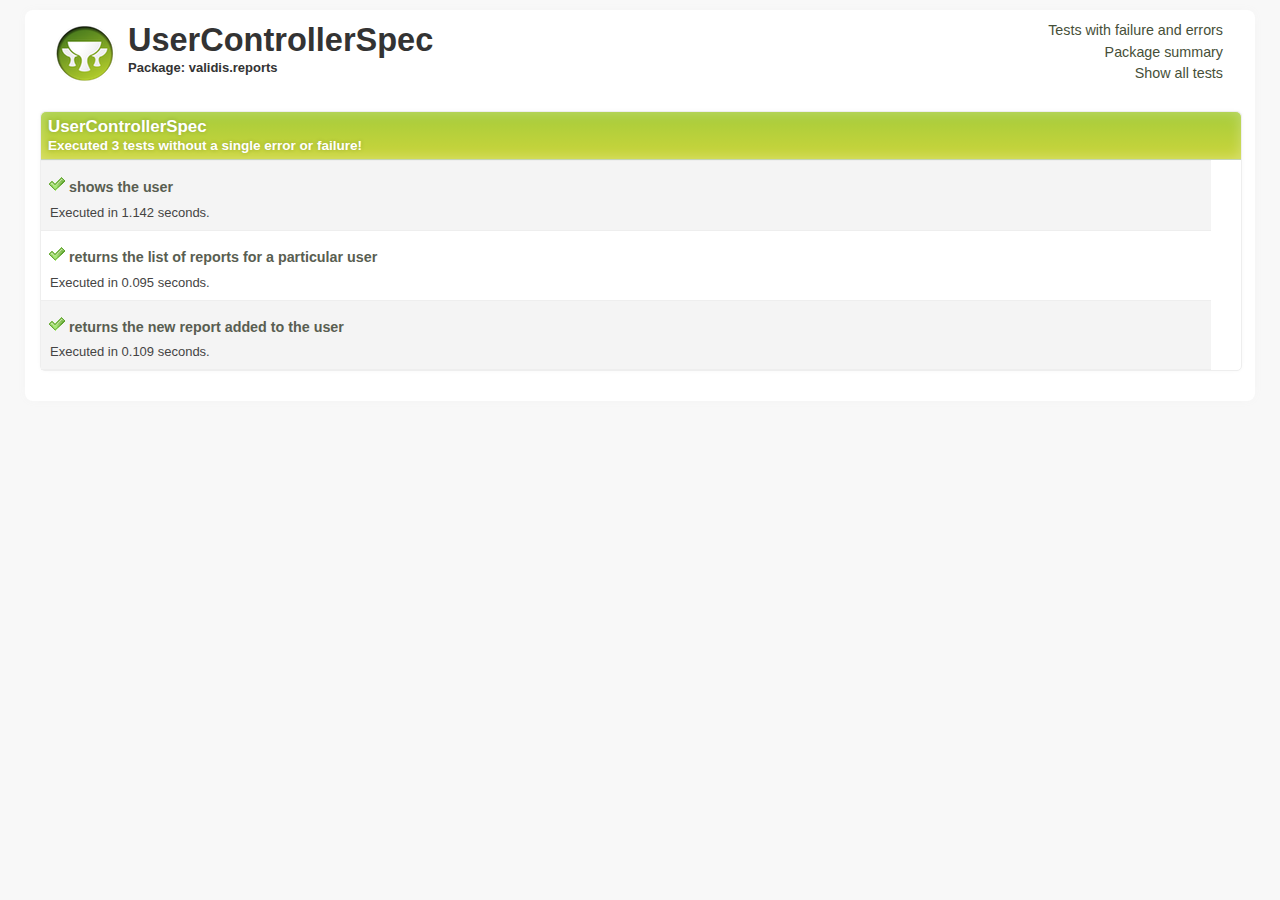
<file: target/test-reports/html/validis/reports/7_UserControllerSpec.html>
<!DOCTYPE html><html xmlns:lxslt="http://xml.apache.org/xslt" xmlns:stringutils="xalan://org.apache.tools.ant.util.StringUtils">
<head>
<META http-equiv="Content-Type" content="text/html; charset=utf-8">
<title>
                    Test - UserControllerSpec</title>
<link rel="shortcut icon" href="http://grails.org/images/favicon.ico" type="image/x-icon">
<link rel="stylesheet" type="text/css" title="Style" href="../../stylesheet.css">
</head>
<body>
<div class="container container_8" id="report">
<div class="grid_6">
<a title="Home" href="../../index.html">
<div class="grailslogo"></div>
</a>
<h1>UserControllerSpec</h1>
<h2>Package: validis.reports</h2>
</div>
<div class="grid_2">
<nav id="navigationlinks">
<p>
<a href="../../failed.html">
                    Tests with failure and errors
                </a>
</p>
<p>
<a href="../../index.html">
                    Package summary
                </a>
</p>
<p>
<a href="../../all.html">
                    Show all tests
                </a>
</p>
</nav>
</div>
<div class="clear"></div>
<div class="testsuite success">
<div class="header">
<h2>UserControllerSpec</h2>
<h3>
                        Executed
                        3
                        tests
                    
                        without a single error or failure!
                    </h3>
</div>
<div class="testcase clearfix success grid_8 alpha omega" data-name="shows the user">
<div class="grid_3 alpha">
<p>
<span class="icon success"></span><b class="testname message success">shows the user</b>
</p>
<p class="summary">Executed in 1.142 seconds.</p>
</div>
<div class="grid_5 omega outputinfo"></div>
<div class="clear"></div>
</div>
<div class="testcase clearfix success grid_8 alpha omega" data-name="returns the list of reports for a particular user">
<div class="grid_3 alpha">
<p>
<span class="icon success"></span><b class="testname message success">returns the list of reports for a particular user</b>
</p>
<p class="summary">Executed in 0.095 seconds.</p>
</div>
<div class="grid_5 omega outputinfo"></div>
<div class="clear"></div>
</div>
<div class="testcase clearfix success grid_8 alpha omega" data-name="returns the new report added to the user">
<div class="grid_3 alpha">
<p>
<span class="icon success"></span><b class="testname message success">returns the new report added to the user</b>
</p>
<p class="summary">Executed in 0.109 seconds.</p>
</div>
<div class="grid_5 omega outputinfo"></div>
<div class="clear"></div>
</div>
<div class="clearfix output footer">
<div class="sysout">
<h2>Standard output</h2>
<pre class="stdout">--Output from shows the user--
--Output from returns the list of reports for a particular user--
--Output from returns the new report added to the user--
</pre>
</div>
<div class="syserr">
<h2>System error</h2>
<pre class="syserr">--Output from shows the user--
--Output from returns the list of reports for a particular user--
--Output from returns the new report added to the user--
</pre>
</div>
</div>
<div class="clear"></div>
</div>
<div class="clear"></div>
</div>
<!--
            Parses JUnit output and associates it with the corresponding test case
        -->
<script language="javascript">


/**
 * The JUnit report format is incredibly stuipd in the
 * sense that it accumulates output from all test methods
 * into a single xml node.
 */
(function() {

    var outputElements = findOutputElements();
    for (var i in outputElements) {
        var outputElement = outputElements[i];
        var textOutput = outputElement.element.firstChild.nodeValue;
        var header = outputElement.getHeader();
        appendTestMethodOutput(textOutput, header);
    }

    function findOutputElements() {
        var outputElements = [];
        var preElements = document.getElementsByTagName("pre");
        for (var i in preElements) {
            var preElement = preElements[i];
            var className = preElement.className || "";
            if (className.indexOf("stdout") >= 0) {
                var outputElement = new OutputElement(preElement, "output");
                outputElements.push(outputElement);
            } else if (className.indexOf("syserr") >= 0) {
                var outputElement = new OutputElement(preElement, "error");
                outputElements.push(outputElement);
            }
        }

        return outputElements;
    }

    function OutputElement(element, type) {
        this.element = element;
        this.type = type;

        this.getHeader = function() {
            if (type === "output") {
                return "System output";
            } else if ("error") {
                return "System error";
            }
        }
    }

    function appendTestMethodOutput(text, header) {
        var testOutput = new TestMethodOutput(header);

        var lines = text.split(/\r\n|\r|\n/);
        for (var i in lines) {
            var line = lines[i];
            var matches = line.match(/^--Output from (.*)--$/);
            if (matches !== null && matches.length == 2) {
                testOutput.flushToDom();
                testOutput.testName = matches[1];
            } else {
                testOutput.addLine(line);
            }
        }

        testOutput.flushToDom();
    }

    function TestMethodOutput(header) {
        this.header = header;
        this.testName = undefined;
        this.buffer = "";

        this.addLine = function(line) {
            this.buffer += line + "\n";
        }

        this.flushToDom = function() {
            if (this.testName !== undefined) {
                var domNode = getTestcaseElementByName(this.testName);
                if (domNode !== undefined && trimString(this.buffer).length > 0) {
                    this.appendTo(domNode);
                }

                this.reset();
            }
        }

        this.appendTo = function(domNode) {
            var node = document.createElement("div");
            node.innerHTML = '<p><b class="message">' + header + '</b></p>';

            var preNode = document.createElement("pre");
            preNode.appendChild(document.createTextNode(this.buffer));
            node.appendChild(preNode);

            var outputContainer = findElementByTagClassAndParent("div", "outputinfo", domNode);
            outputContainer.appendChild(node);
        }

        this.reset = function() {
            this.methodName = undefined;
            this.buffer = "";
        }
    }

    function getTestcaseElementByName(name) {
        var divElements = document.getElementsByTagName("div");
        var elementCount = divElements.length;
        for (var i=0; i<elementCount; i++) {
            var el = divElements[i];
            if (el.getAttribute("data-name") === name) {
                return el;
            }
        }
    }

    function findElementByTagClassAndParent(tagName, className, parentNode) {
        var elements = parentNode.getElementsByTagName(tagName);
        for (var i in elements) {
            var element = elements[i];

            // Not 100% correct, but good enough here
            if (element.className !== undefined && element.className.indexOf(className) >= 0) {
                return element;
            }
        }
    }

    function trimString(str) {
        return str.replace(/^\s\s*/, '').replace(/\s\s*$/, '');
    }

})();

        </script>
</body>
</html>
</file>
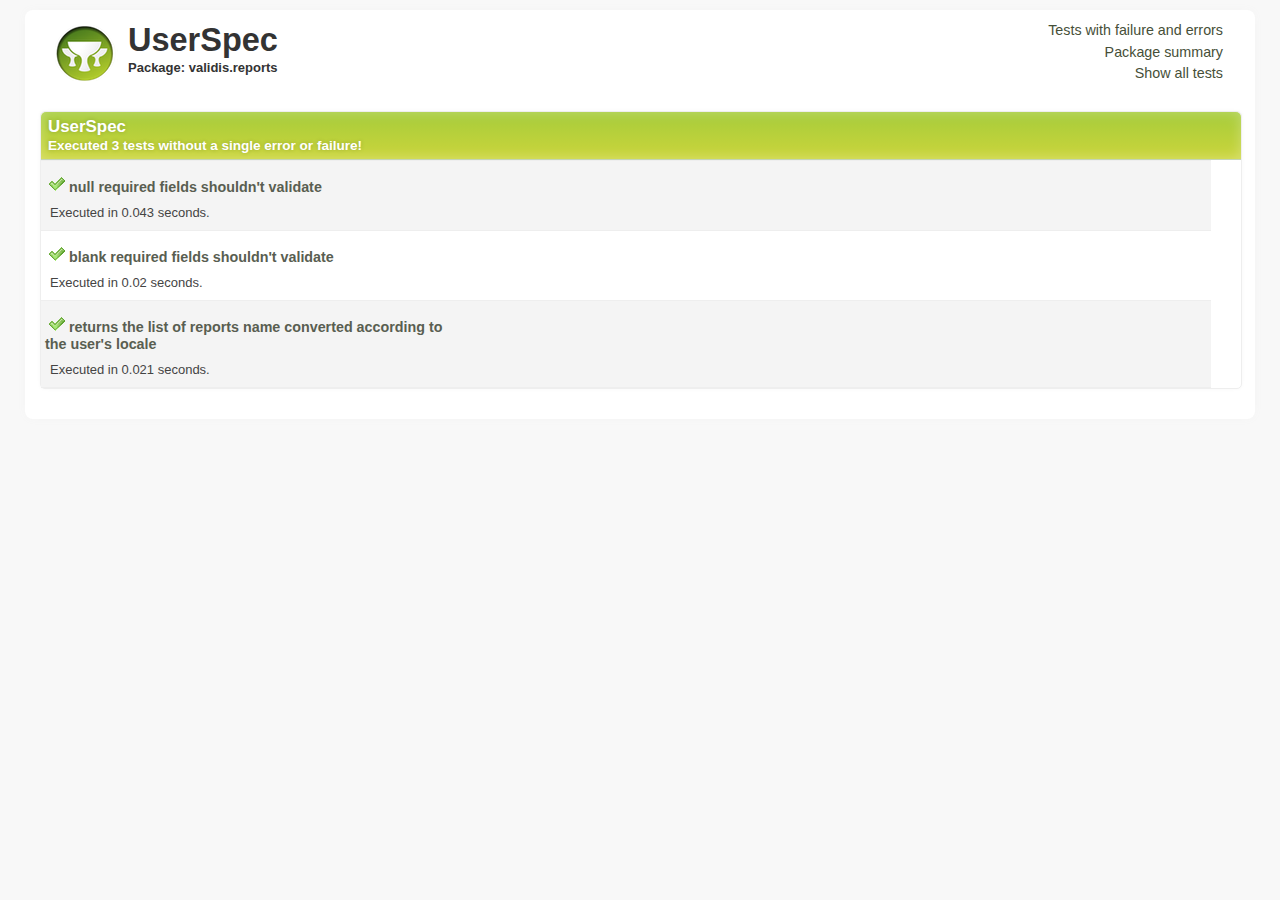
<file: target/test-reports/html/validis/reports/8_UserSpec.html>
<!DOCTYPE html><html xmlns:lxslt="http://xml.apache.org/xslt" xmlns:stringutils="xalan://org.apache.tools.ant.util.StringUtils">
<head>
<META http-equiv="Content-Type" content="text/html; charset=utf-8">
<title>
                    Test - UserSpec</title>
<link rel="shortcut icon" href="http://grails.org/images/favicon.ico" type="image/x-icon">
<link rel="stylesheet" type="text/css" title="Style" href="../../stylesheet.css">
</head>
<body>
<div class="container container_8" id="report">
<div class="grid_6">
<a title="Home" href="../../index.html">
<div class="grailslogo"></div>
</a>
<h1>UserSpec</h1>
<h2>Package: validis.reports</h2>
</div>
<div class="grid_2">
<nav id="navigationlinks">
<p>
<a href="../../failed.html">
                    Tests with failure and errors
                </a>
</p>
<p>
<a href="../../index.html">
                    Package summary
                </a>
</p>
<p>
<a href="../../all.html">
                    Show all tests
                </a>
</p>
</nav>
</div>
<div class="clear"></div>
<div class="testsuite success">
<div class="header">
<h2>UserSpec</h2>
<h3>
                        Executed
                        3
                        tests
                    
                        without a single error or failure!
                    </h3>
</div>
<div class="testcase clearfix success grid_8 alpha omega" data-name="null required fields shouldn't validate">
<div class="grid_3 alpha">
<p>
<span class="icon success"></span><b class="testname message success">null required fields shouldn't validate</b>
</p>
<p class="summary">Executed in 0.043 seconds.</p>
</div>
<div class="grid_5 omega outputinfo"></div>
<div class="clear"></div>
</div>
<div class="testcase clearfix success grid_8 alpha omega" data-name="blank required fields shouldn't validate">
<div class="grid_3 alpha">
<p>
<span class="icon success"></span><b class="testname message success">blank required fields shouldn't validate</b>
</p>
<p class="summary">Executed in 0.02 seconds.</p>
</div>
<div class="grid_5 omega outputinfo"></div>
<div class="clear"></div>
</div>
<div class="testcase clearfix success grid_8 alpha omega" data-name="returns the list of reports name converted according to the user's locale">
<div class="grid_3 alpha">
<p>
<span class="icon success"></span><b class="testname message success">returns the list of reports name converted according to the user's locale</b>
</p>
<p class="summary">Executed in 0.021 seconds.</p>
</div>
<div class="grid_5 omega outputinfo"></div>
<div class="clear"></div>
</div>
<div class="clearfix output footer">
<div class="sysout">
<h2>Standard output</h2>
<pre class="stdout">--Output from null required fields shouldn't validate--
--Output from blank required fields shouldn't validate--
--Output from returns the list of reports name converted according to the user's locale--
</pre>
</div>
<div class="syserr">
<h2>System error</h2>
<pre class="syserr">--Output from null required fields shouldn't validate--
--Output from blank required fields shouldn't validate--
--Output from returns the list of reports name converted according to the user's locale--
</pre>
</div>
</div>
<div class="clear"></div>
</div>
<div class="clear"></div>
</div>
<!--
            Parses JUnit output and associates it with the corresponding test case
        -->
<script language="javascript">


/**
 * The JUnit report format is incredibly stuipd in the
 * sense that it accumulates output from all test methods
 * into a single xml node.
 */
(function() {

    var outputElements = findOutputElements();
    for (var i in outputElements) {
        var outputElement = outputElements[i];
        var textOutput = outputElement.element.firstChild.nodeValue;
        var header = outputElement.getHeader();
        appendTestMethodOutput(textOutput, header);
    }

    function findOutputElements() {
        var outputElements = [];
        var preElements = document.getElementsByTagName("pre");
        for (var i in preElements) {
            var preElement = preElements[i];
            var className = preElement.className || "";
            if (className.indexOf("stdout") >= 0) {
                var outputElement = new OutputElement(preElement, "output");
                outputElements.push(outputElement);
            } else if (className.indexOf("syserr") >= 0) {
                var outputElement = new OutputElement(preElement, "error");
                outputElements.push(outputElement);
            }
        }

        return outputElements;
    }

    function OutputElement(element, type) {
        this.element = element;
        this.type = type;

        this.getHeader = function() {
            if (type === "output") {
                return "System output";
            } else if ("error") {
                return "System error";
            }
        }
    }

    function appendTestMethodOutput(text, header) {
        var testOutput = new TestMethodOutput(header);

        var lines = text.split(/\r\n|\r|\n/);
        for (var i in lines) {
            var line = lines[i];
            var matches = line.match(/^--Output from (.*)--$/);
            if (matches !== null && matches.length == 2) {
                testOutput.flushToDom();
                testOutput.testName = matches[1];
            } else {
                testOutput.addLine(line);
            }
        }

        testOutput.flushToDom();
    }

    function TestMethodOutput(header) {
        this.header = header;
        this.testName = undefined;
        this.buffer = "";

        this.addLine = function(line) {
            this.buffer += line + "\n";
        }

        this.flushToDom = function() {
            if (this.testName !== undefined) {
                var domNode = getTestcaseElementByName(this.testName);
                if (domNode !== undefined && trimString(this.buffer).length > 0) {
                    this.appendTo(domNode);
                }

                this.reset();
            }
        }

        this.appendTo = function(domNode) {
            var node = document.createElement("div");
            node.innerHTML = '<p><b class="message">' + header + '</b></p>';

            var preNode = document.createElement("pre");
            preNode.appendChild(document.createTextNode(this.buffer));
            node.appendChild(preNode);

            var outputContainer = findElementByTagClassAndParent("div", "outputinfo", domNode);
            outputContainer.appendChild(node);
        }

        this.reset = function() {
            this.methodName = undefined;
            this.buffer = "";
        }
    }

    function getTestcaseElementByName(name) {
        var divElements = document.getElementsByTagName("div");
        var elementCount = divElements.length;
        for (var i=0; i<elementCount; i++) {
            var el = divElements[i];
            if (el.getAttribute("data-name") === name) {
                return el;
            }
        }
    }

    function findElementByTagClassAndParent(tagName, className, parentNode) {
        var elements = parentNode.getElementsByTagName(tagName);
        for (var i in elements) {
            var element = elements[i];

            // Not 100% correct, but good enough here
            if (element.className !== undefined && element.className.indexOf(className) >= 0) {
                return element;
            }
        }
    }

    function trimString(str) {
        return str.replace(/^\s\s*/, '').replace(/\s\s*$/, '');
    }

})();

        </script>
</body>
</html>
</file>
<file: target/test-reports/html/stylesheet.css>
/* html5 boilerplate */
        html, body, div, span, object, iframe,
        h1, h2, h3, h4, h5, h6, p, blockquote, pre,
        abbr, address, cite, code, del, dfn, em, img, ins, kbd, q, samp,
        small, strong, sub, sup, var, b, i, dl, dt, dd, ol, ul, li {
        margin: 0;
        padding: 0;
        border: 0;
        font-size: 100%;
        font: inherit;
        vertical-align: baseline;
        }

        select, input, textarea, button { font:99% sans-serif; }
        pre, code, kbd, samp { font-family: monospace, sans-serif; }

        html { overflow-y: scroll; }
        a:hover, a:active { outline: none; }

        ::-moz-selection{ background: #FF9800; color:#fff; text-shadow: none; }
        ::selection { background: #FF9800; color:#fff; text-shadow: none; }
        a:link { -webkit-tap-highlight-color: #FF9800; }

        h1 { font-size: 2.5em; }
        h1, h2, h3, h4, h5, h6 { font-weight: bold; }
        body, select, input, textarea { color: #333; }

        /* html5 boilerpalte end */

        body {
            color: #333333;
            background-color: #F8F8F8;
            font:13px/1.231 ubuntu, sans-serif; *font-size:small;
        }

        p.intro { font-size: 1.5em; }

        a { color: #1A4491; text-decoration: none; }
        a:hover { }

        pre {
            border-radius: 5px;
            margin-bottom: 8px;
            padding: 15px;
            background-color: #FFFFFF;
            border: 1px solid #DEDEDE;
            font-family: Consolas, Monaco, monospace;
            font-size: 0.9em;
            white-space: pre;
            white-space: pre-wrap;
            word-wrap:
            break-word;
        }

        #report {
            border-radius: 8px;
            box-shadow: 0 0 8px #F5F5F5;

            background-color: white;
            margin: 10px auto;
            padding: 10px 15px;
        }

        /* Navigation links between the various views
        - - - - - - - - - - - - - - - - - - - - - - */
        #navigationlinks { text-align: right; }
        #navigationlinks p { padding: 2px; }
        #navigationlinks a { font-size: 1.1em; color: #464F38; }
        #navigationlinks a:hover { color: #333; }

        /* Test suites
        - - - - - - */

        .testsuite {
            border-radius: 5px;
            box-shadow: 0 0 4px #F8F8F8;

            background-color: F7F7F7;
            background: -moz-linear-gradient(center top , #F7F7F7, #FEFEFE);

            border: 1px solid #EEEEEE;
            margin: 20px 0;
            text-align: left;
            width: 100%;
        }

        .testsuite .header {
            color: white;
            padding: 5px 7px;
            text-shadow: 0 0 4px rgba(0, 0, 0, 0.2);
            font-size: 1.3em;

            border-radius: 5px 5px 0 0;
            box-shadow: 0 0 13px rgba(255, 255, 255, 0.3) inset;
        }

        .testsuite.error .header {
            background-color: #BC2F2F;
            background: -moz-linear-gradient(#BC2F2F, #C96952);
            background: -webkit-linear-gradient(#BC2F2F, #C96952);
            background: linear-gradient(#BC2F2F, #C96952);
            border-bottom: 1px solid #BE5B5B;
        }

        .testsuite.failure .header {
            background-color: #E69814;
            background: -moz-linear-gradient(#FFB75B, #E69814);
            background: -webkit-linear-gradient(#FFB75B, #E69814);
            background: linear-gradient(#FFB75B, #E69814);
            border-bottom: 1px solid #CD912B;
        }

        .testsuite.success .header {
            background-color: #A6CC3B;
            background: -moz-linear-gradient(#A6CC3B, #CBD53B);
            background: -webkit-linear-gradient(#A6CC3B, #CBD53B);
            background: linear-gradient(#A6CC3B, #CBD53B);
            border-bottom: 1px solid #C4D5B6;
        }

        .testsuite .header h2, h3 { margin: 0; padding: 0; }
        .testsuite .header h3 { font-size: 0.8em; }

        .testsuite .name {
            width: 50%;
        }

        .testsuite .time {
            width: 10%;
        }

        .testsuite .testcase {
            padding: 5px 0;
        }

        /* Link to individual test cases
        - - - - - - - - - - - - - - - - - */

        .packagelink {
            border: 1px solid transparent;
            float: left;
            font-size: 1.1em;
            list-style: none outside none;
            padding: 2px 7px 4px 7px;
            margin: 3px;
        }

        .packagelink:hover {
            border-radius: 4px;
            background-color: #f7f7f7;
            border: 1px solid #ddd;
        }

        .packagelink a {
            color: blue;
            text-decoration: none;
            display: inline-block;
        }

        .packagelink.failure a {
            color: #FB6C00 !important;
        }

        .packagelink.error a {
            color: #DD0707 !important;
        }

        .packagelink.success a {
            color: #344804 !important;
        }

        /* force line break for long test names wihtout white-space */
        .message { word-wrap: break-word; }

        .testcase.success .message { color: #595E51; }
        .testcase.error .message { color: #AA0E0E; }
        .testcase.failure .message { color: #FB6C00; }

        .testsuite .testcase:nth-of-type(2n) {
            background-color: #F4F4F4;
            border-bottom: 1px solid #EEEEEE;
            border-top: 1px solid #EEEEEE;
        }

        .testcase .message {
            font-size: 1.1em;
            font-weight: bold;
        }

        .testcase p.summary {
            margin-left: 5px;
            font-size: 1em;
            color: #444;
        }

        .outputinfo p { margin-top: 9px; }

        /* output is parsed using javascript and not visible by default.
        I don't think that having a non-javascript fallback is important
        as most Grails developers won't be using IE 6 :D */

        .testsuite .footer { display: none; }
        p { padding: 4px; }

        .footer.output {
            border-radius: 0 0 5px 5px;
            background-color: #F8F8F8;
            background: -moz-linear-gradient(center top , #F8F8F8, #F2F2F2);
            border-top: 1px solid #EEEEEE;
            margin-top: 10px;
        }

        .footer.output h2 { padding: 5px 0 0 5px; }
        .footer.output .sysout, .syserr { float: left; width: 49%; }
        .footer.output pre { margin: 5px; }

        .errorMessage {
            color: #AA0E0E;
            font-size: 1em;
            font-weight: bold;
        }

        .errorMessage.failure { color: #FB6C00 !important; }

        .grailslogo {
            background-image: url("[data-uri]");
            width: 63px; height: 66px;
            margin: 0 10px 5px 0;
            float: left;
        }

        /* icons */
        .icon { width: 16px; height: 16px; margin: 6px 4px 0; display: inline-block; }
        .icon.failure { background-image: url("[data-uri]"); }
        .icon.error { background-image: url("[data-uri]"); }
        .icon.success { background-image: url("[data-uri]"); }

        /* 960gs */
        body{min-width:1200px}
		.container_8{margin-left:auto;margin-right:auto;width:1200px}
		.grid_1,.grid_2,.grid_3,.grid_4,.grid_5,.grid_6,.grid_7,.grid_8{display:inline;float:left;position:relative;margin-left:15px;margin-right:15px}
		.push_1,.pull_1,.push_2,.pull_2,.push_3,.pull_3,.push_4,.pull_4,.push_5,.pull_5,.push_6,.pull_6,.push_7,.pull_7,.push_8,.pull_8{position:relative}
		.alpha{margin-left:0}
		.omega{margin-right:0}
		.container_8 .grid_1{width:120px}
		.container_8 .grid_2{width:270px}
		.container_8 .grid_3{width:420px}
		.container_8 .grid_4{width:570px}
		.container_8 .grid_5{width:720px}
		.container_8 .grid_6{width:870px}
		.container_8 .grid_7{width:1020px}
		.container_8 .grid_8{width:1170px}
		.container_8 .prefix_1{padding-left:150px}
		.container_8 .prefix_2{padding-left:300px}
		.container_8 .prefix_3{padding-left:450px}
		.container_8 .prefix_4{padding-left:600px}
		.container_8 .prefix_5{padding-left:750px}
		.container_8 .prefix_6{padding-left:900px}
		.container_8 .prefix_7{padding-left:1050px}
		.container_8 .suffix_1{padding-right:150px}
		.container_8 .suffix_2{padding-right:300px}
		.container_8 .suffix_3{padding-right:450px}
		.container_8 .suffix_4{padding-right:600px}
		.container_8 .suffix_5{padding-right:750px}
		.container_8 .suffix_6{padding-right:900px}
		.container_8 .suffix_7{padding-right:1050px}
		.container_8 .push_1{left:150px}
		.container_8 .push_2{left:300px}
		.container_8 .push_3{left:450px}
		.container_8 .push_4{left:600px}
		.container_8 .push_5{left:750px}
		.container_8 .push_6{left:900px}
		.container_8 .push_7{left:1050px}
		.container_8 .pull_1{left:-150px}
		.container_8 .pull_2{left:-300px}
		.container_8 .pull_3{left:-450px}
		.container_8 .pull_4{left:-600px}
		.container_8 .pull_5{left:-750px}
		.container_8 .pull_6{left:-900px}
		.container_8 .pull_7{left:-1050px}
		.clear{clear:both;display:block;overflow:hidden;visibility:hidden;width:0;height:0}
		.clearfix:before,.clearfix:after{content:'\0020';display:block;overflow:hidden;visibility:hidden;width:0;height:0}
		.clearfix:after{clear:both}
		.clearfix{zoom:1}
</file>
